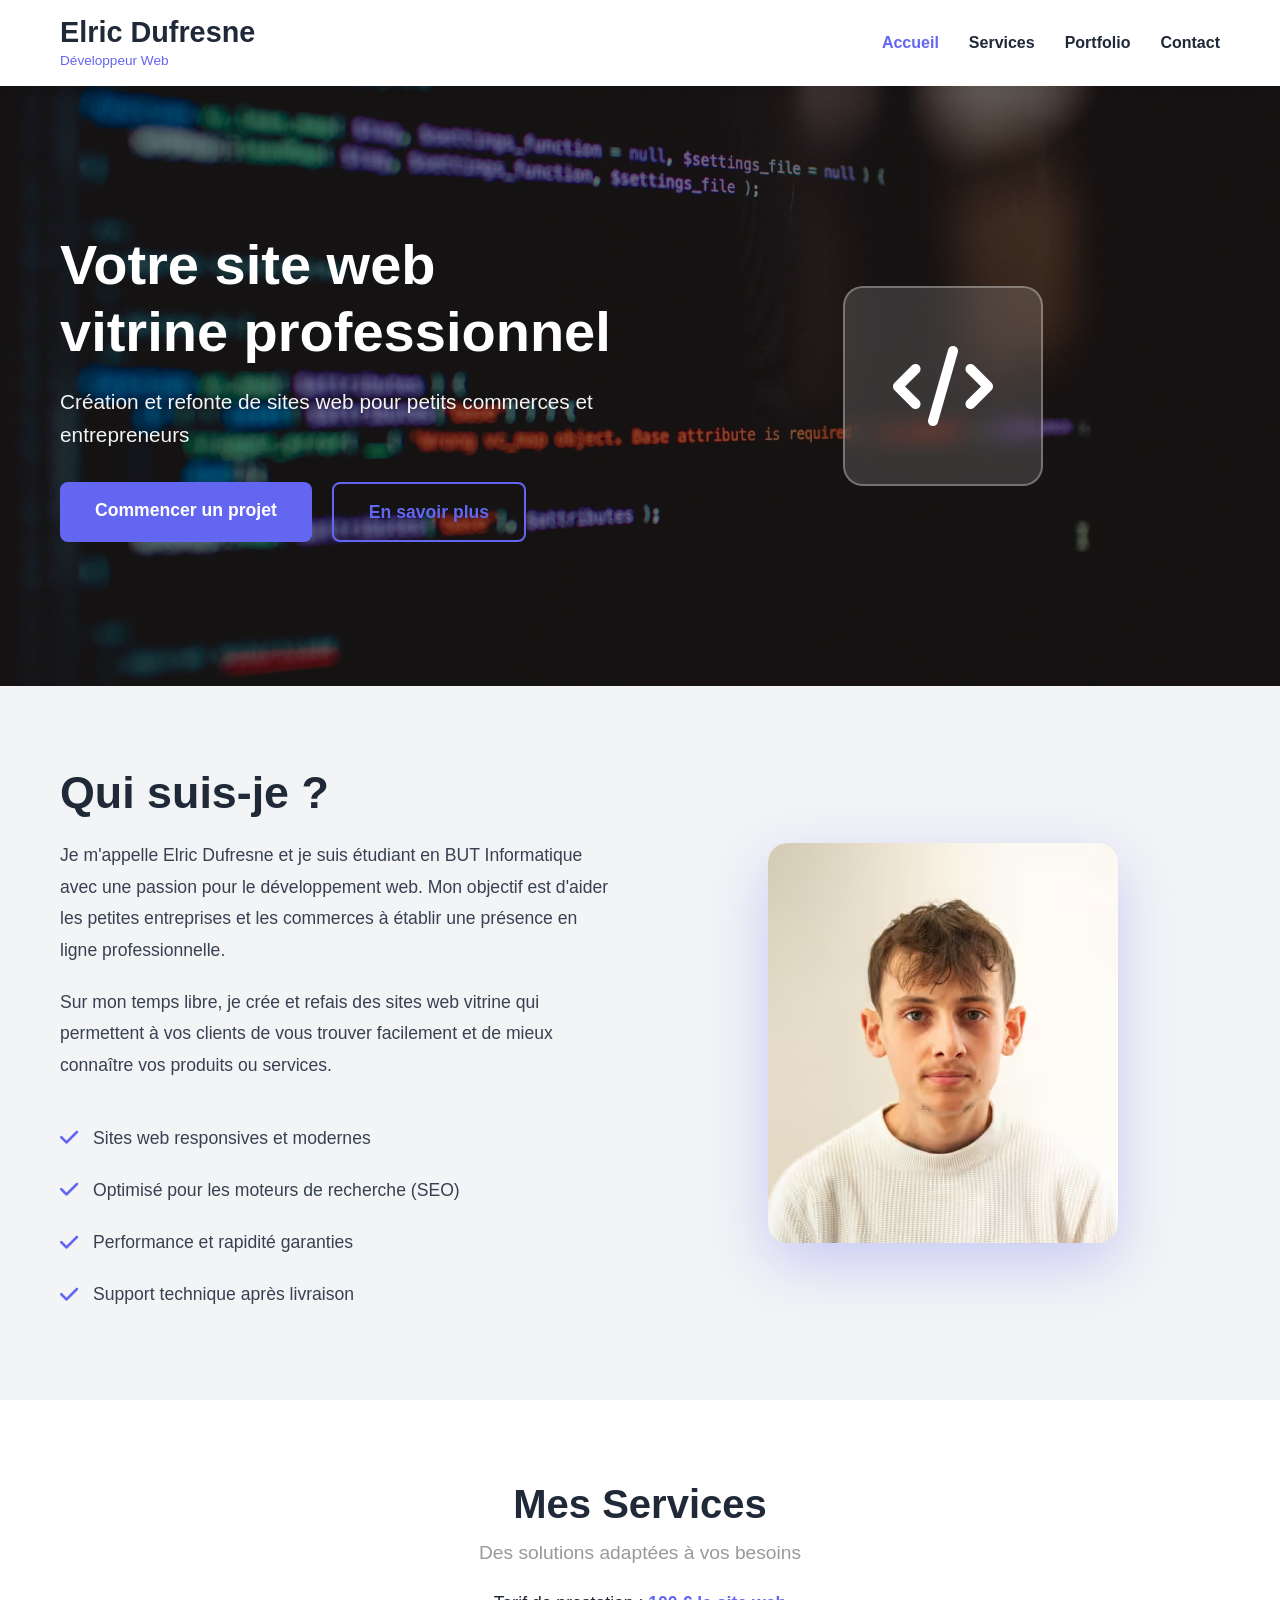
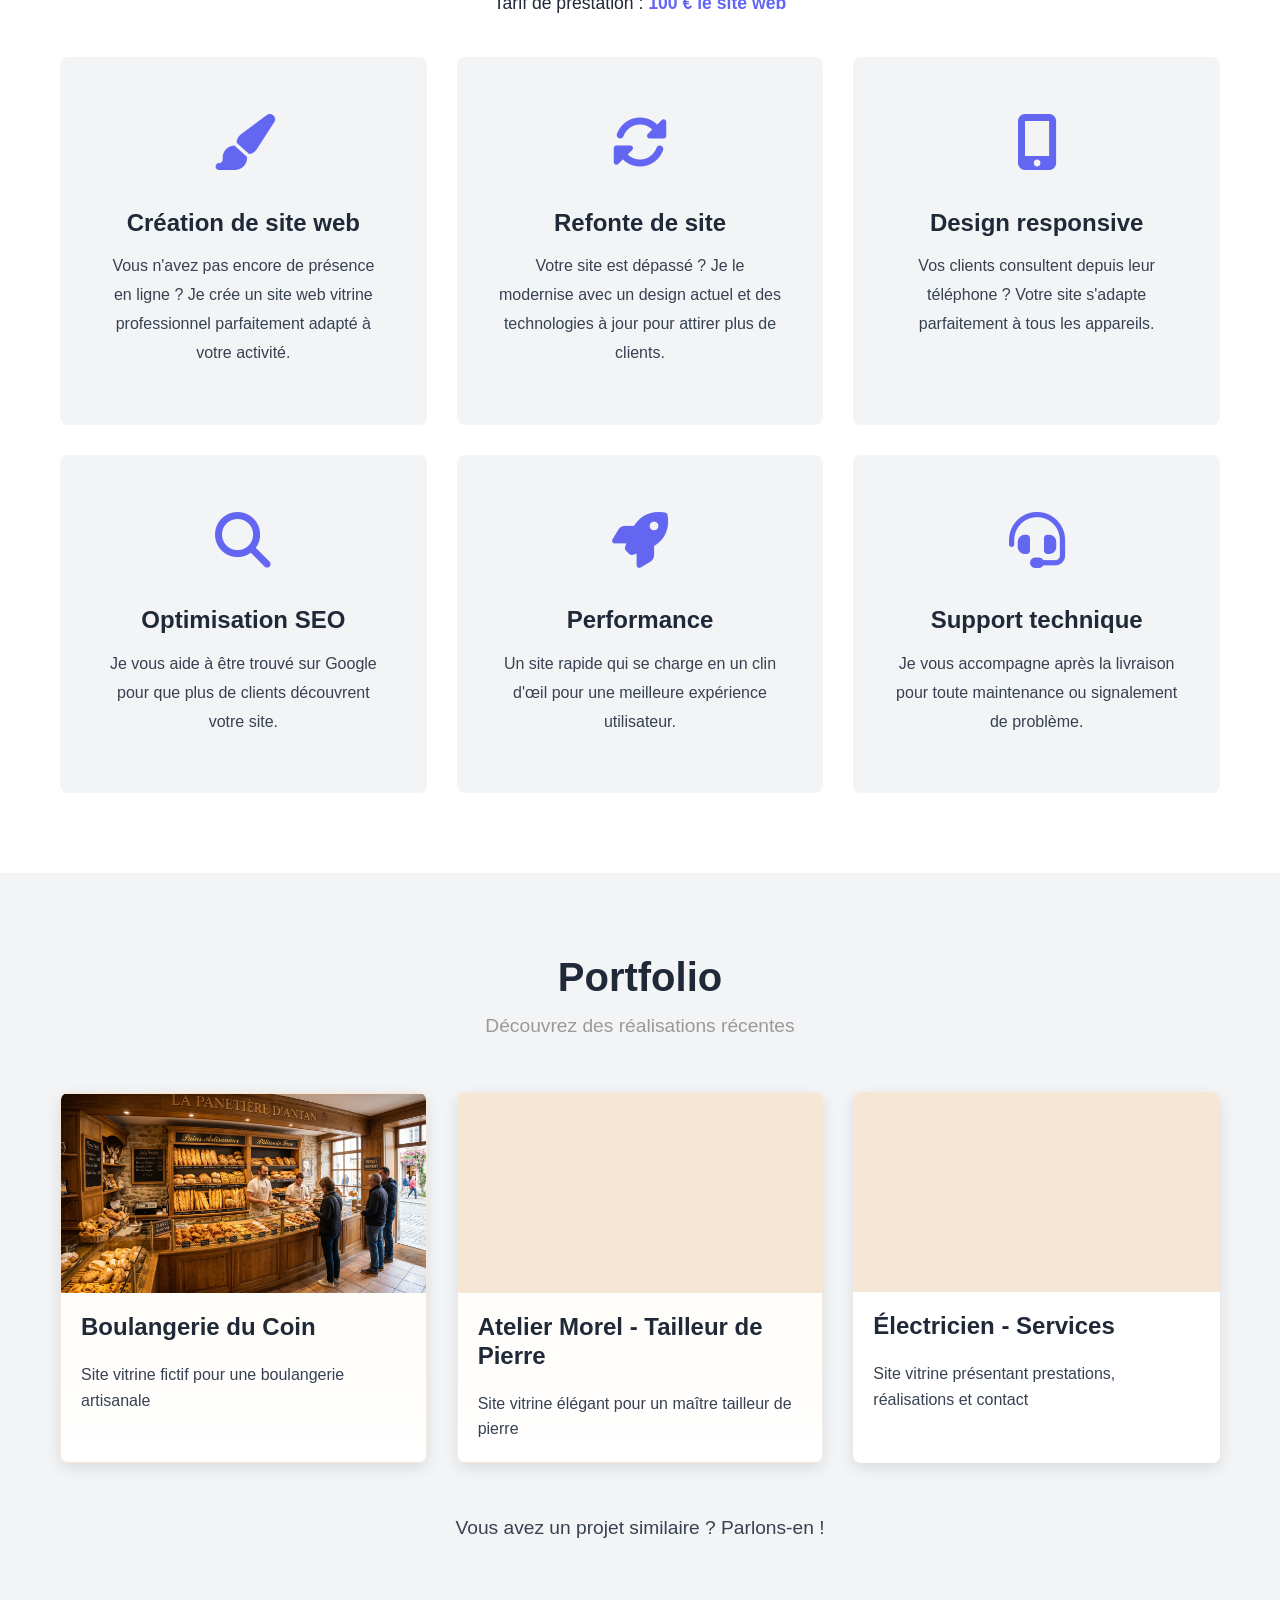
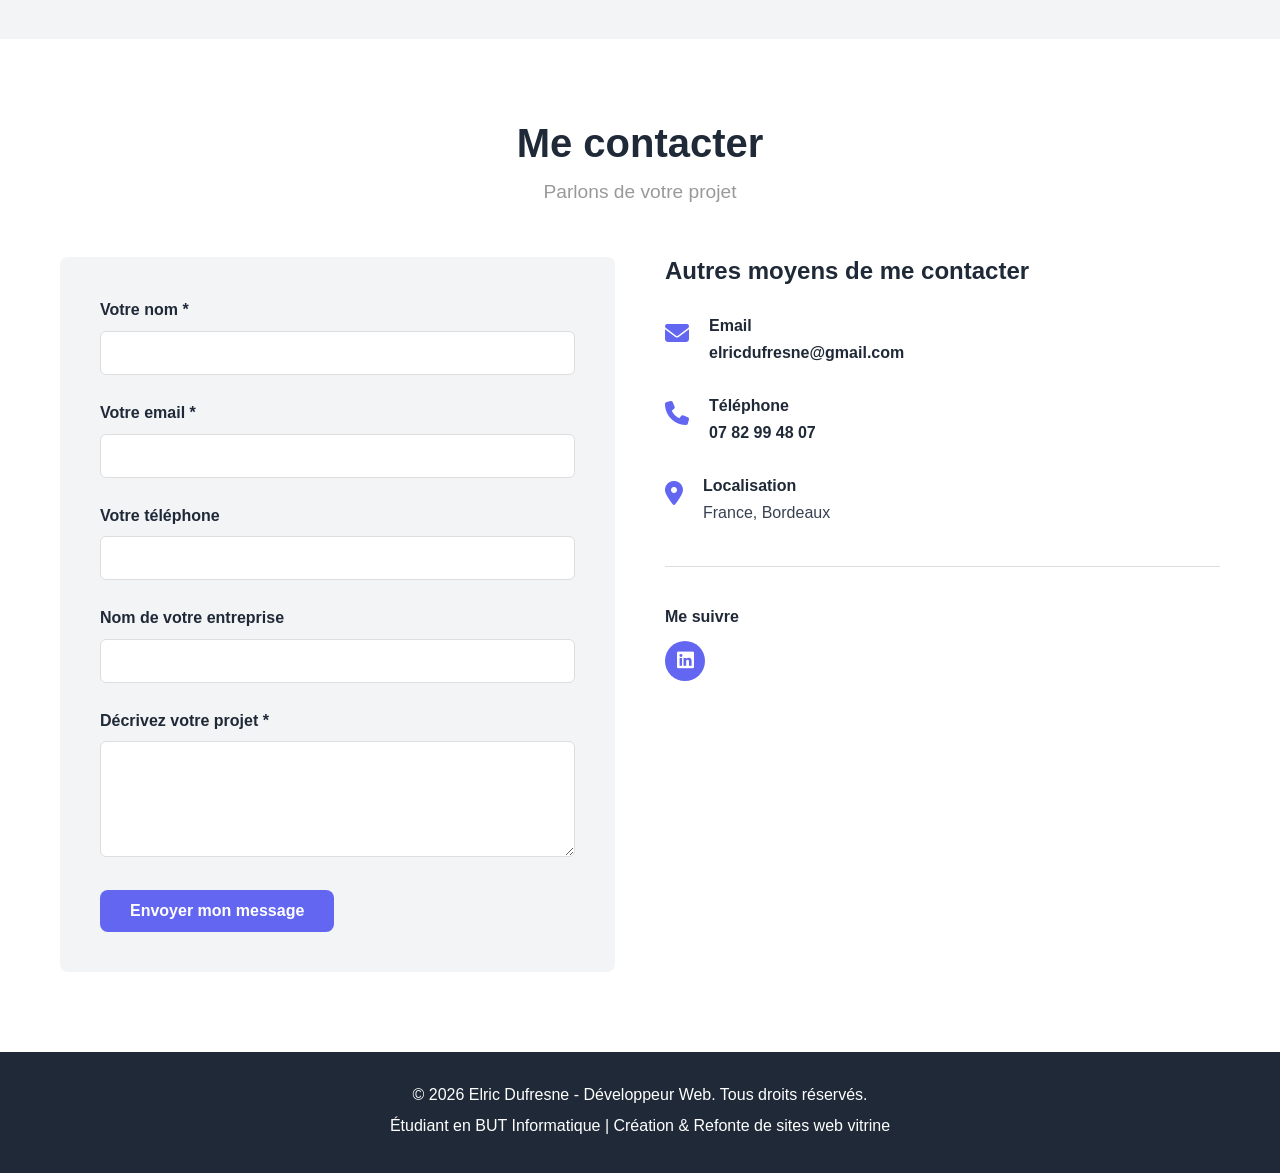
<file: index.html>
<!DOCTYPE html>
<html lang="fr">
<head>
    <meta charset="UTF-8">
    <meta name="viewport" content="width=device-width, initial-scale=1.0">
    <meta name="description" content="Création et refonte de sites web vitrine pour petits commerces - Elric Dufresne">
    <title>Elric Dufresne - Développeur Web</title>
    <link rel="preload" as="image" href="pexels-markusspiske-6190327.avif" fetchpriority="high">
    <link rel="stylesheet" href="styles.css">
    <link rel="stylesheet" href="https://cdnjs.cloudflare.com/ajax/libs/font-awesome/6.4.0/css/all.min.css">
</head>
<body>
    <!-- Navigation -->
    <nav class="navbar">
        <div class="container">
            <div class="nav-brand">
                <h1>Elric Dufresne</h1>
                <p class="nav-subtitle">Développeur Web</p>
            </div>
            <ul class="nav-menu">
                <li><a href="#accueil">Accueil</a></li>
                <li><a href="#services">Services</a></li>
                <li><a href="#portfolio">Portfolio</a></li>
                <li><a href="#contact">Contact</a></li>
            </ul>
            <div class="hamburger">
                <span></span>
                <span></span>
                <span></span>
            </div>
        </div>
    </nav>

    <!-- Hero Section -->
    <section id="accueil" class="hero">
        <div class="container">
            <div class="hero-content">
                <h1>Votre site web vitrine professionnel</h1>
                <p>Création et refonte de sites web pour petits commerces et entrepreneurs</p>
                <div class="hero-buttons">
                    <a href="#contact" class="btn btn-primary">Commencer un projet</a>
                    <a href="#services" class="btn btn-secondary">En savoir plus</a>
                </div>
            </div>
            <div class="hero-image">
                <div class="floating-card">
                    <i class="fas fa-code"></i>
                </div>
            </div>
        </div>
    </section>

    <!-- À propos -->
    <section id="apropos" class="about">
        <div class="container">
            <div class="about-content">
                <div class="about-text-and-image">
                    <div class="about-text">
                        <h2>Qui suis-je ?</h2>
                        <p>Je m'appelle Elric Dufresne et je suis étudiant en BUT Informatique avec une passion pour le développement web. Mon objectif est d'aider les petites entreprises et les commerces à établir une présence en ligne professionnelle.</p>
                        <p>Sur mon temps libre, je crée et refais des sites web vitrine qui permettent à vos clients de vous trouver facilement et de mieux connaître vos produits ou services.</p>
                        <ul class="skills-list">
                            <li><i class="fas fa-check"></i> Sites web responsives et modernes</li>
                            <li><i class="fas fa-check"></i> Optimisé pour les moteurs de recherche (SEO)</li>
                            <li><i class="fas fa-check"></i> Performance et rapidité garanties</li>
                            <li><i class="fas fa-check"></i> Support technique après livraison</li>
                        </ul>
                    </div>
                    <div class="about-image">
                        <div class="profile-card">
                            <picture>
                                <source srcset="photoElric.avif" type="image/avif">
                                <source srcset="photoElric.webp" type="image/webp">
                                <img src="photoElric.webp" alt="Photo Elric" class="profile-photo" loading="lazy" decoding="async" width="700" height="800">
                            </picture>
                        </div>
                    </div>
                </div>
            </div>
        </div>
    </section>

    <!-- Services -->
    <section id="services" class="services">
        <div class="container">
            <h2>Mes Services</h2>
            <p class="section-subtitle">Des solutions adaptées à vos besoins</p>
            <p class="services-price">Tarif de prestation : <strong>100 € le site web</strong></p>
            
            <div class="services-grid">
                <div class="service-card">
                    <div class="service-icon">
                        <i class="fas fa-paint-brush"></i>
                    </div>
                    <h3>Création de site web</h3>
                    <p>Vous n'avez pas encore de présence en ligne ? Je crée un site web vitrine professionnel parfaitement adapté à votre activité.</p>
                </div>

                <div class="service-card">
                    <div class="service-icon">
                        <i class="fas fa-sync-alt"></i>
                    </div>
                    <h3>Refonte de site</h3>
                    <p>Votre site est dépassé ? Je le modernise avec un design actuel et des technologies à jour pour attirer plus de clients.</p>
                </div>

                <div class="service-card">
                    <div class="service-icon">
                        <i class="fas fa-mobile-alt"></i>
                    </div>
                    <h3>Design responsive</h3>
                    <p>Vos clients consultent depuis leur téléphone ? Votre site s'adapte parfaitement à tous les appareils.</p>
                </div>

                <div class="service-card">
                    <div class="service-icon">
                        <i class="fas fa-search"></i>
                    </div>
                    <h3>Optimisation SEO</h3>
                    <p>Je vous aide à être trouvé sur Google pour que plus de clients découvrent votre site.</p>
                </div>

                <div class="service-card">
                    <div class="service-icon">
                        <i class="fas fa-rocket"></i>
                    </div>
                    <h3>Performance</h3>
                    <p>Un site rapide qui se charge en un clin d'œil pour une meilleure expérience utilisateur.</p>
                </div>

                <div class="service-card">
                    <div class="service-icon">
                        <i class="fas fa-headset"></i>
                    </div>
                    <h3>Support technique</h3>
                    <p>Je vous accompagne après la livraison pour toute maintenance ou signalement de problème.</p>
                </div>
            </div>
        </div>
    </section>

    <!-- Portfolio (exemples) -->
    <section id="portfolio" class="portfolio">
        <div class="container">
            <h2>Portfolio</h2>
            <p class="section-subtitle">Découvrez des réalisations récentes</p>
            
            <div class="portfolio-grid">
                <div class="portfolio-item portfolio-item--featured">
                    <a class="portfolio-link" href="boulangerie/index.html" target="_blank" rel="noopener noreferrer">
                        <div class="portfolio-image portfolio-image--photo">
                            <picture>
                                <source srcset="boulangerie/ambiance boulangerie.avif" type="image/avif">
                                <source srcset="boulangerie/ambiance boulangerie.webp" type="image/webp">
                                <img src="boulangerie/ambiance boulangerie.webp" alt="Aperçu du site Boulangerie du Coin" loading="lazy" decoding="async" width="1200" height="700">
                            </picture>
                        </div>
                        <h3>Boulangerie du Coin</h3>
                        <p>Site vitrine fictif pour une boulangerie artisanale</p>
                    </a>
                </div>

                <div class="portfolio-item portfolio-item--featured">
                    <a class="portfolio-link" href="tailleurdepierre/index.html" target="_blank" rel="noopener noreferrer">
                        <div class="portfolio-image portfolio-image--photo">
                            <picture>
                                <source srcset="tailleurdepierre/bloc.avif" type="image/avif">
                                <source srcset="tailleurdepierre/bloc.webp" type="image/webp">
                                <img src="tailleurdepierre/bloc.webp" alt="Aperçu du site Tailleur de Pierre" loading="lazy" decoding="async" width="1200" height="700">
                            </picture>
                        </div>
                        <h3>Atelier Morel - Tailleur de Pierre</h3>
                        <p>Site vitrine élégant pour un maître tailleur de pierre</p>
                    </a>
                </div>

                <div class="portfolio-item">
                    <a class="portfolio-link" href="electricien/index.html" target="_blank" rel="noopener noreferrer">
                        <div class="portfolio-image portfolio-image--photo">
                            <picture>
                                <source srcset="electricien/hero.avif" type="image/avif">
                                <source srcset="electricien/hero.webp" type="image/webp">
                                <img src="electricien/hero.webp" alt="Aperçu du site Électricien" loading="lazy" decoding="async" width="1200" height="700">
                            </picture>
                        </div>
                        <h3>Électricien - Services</h3>
                        <p>Site vitrine présentant prestations, réalisations et contact</p>
                    </a>
                </div>
            </div>

            <p class="portfolio-cta">Vous avez un projet similaire ? Parlons-en !</p>
        </div>
    </section>

    <!-- Formulaire de Contact -->
    <section id="contact" class="contact">
        <div class="container">
            <h2>Me contacter</h2>
            <p class="section-subtitle">Parlons de votre projet</p>

            <div class="contact-content">
                <div class="contact-form">
                    <form id="contactForm" method="POST" action="https://formspree.io/f/xaqdoorq">
                        <div class="form-group">
                            <label for="name">Votre nom *</label>
                            <input type="text" id="name" name="name" required>
                        </div>

                        <div class="form-group">
                            <label for="email">Votre email *</label>
                            <input type="email" id="email" name="email" required>
                        </div>

                        <div class="form-group">
                            <label for="phone">Votre téléphone</label>
                            <input type="tel" id="phone" name="phone">
                        </div>

                        <div class="form-group">
                            <label for="company">Nom de votre entreprise</label>
                            <input type="text" id="company" name="company">
                        </div>

                        <div class="form-group">
                            <label for="message">Décrivez votre projet *</label>
                            <textarea id="message" name="message" rows="5" required></textarea>
                        </div>

                        <button type="submit" class="btn btn-primary">Envoyer mon message</button>
                        <div id="formMessage" class="form-message"></div>
                    </form>
                </div>

                <div class="contact-info">
                    <h3>Autres moyens de me contacter</h3>
                    
                    <div class="info-item">
                        <i class="fas fa-envelope"></i>
                        <div>
                            <h4>Email</h4>
                            <p><a href="mailto:elricdufresne@gmail.com">elricdufresne@gmail.com</a></p>
                        </div>
                    </div>

                    <div class="info-item">
                        <i class="fas fa-phone"></i>
                        <div>
                            <h4>Téléphone</h4>
                            <p><a href="tel:+33123456789">07 82 99 48 07</a></p>
                        </div>
                    </div>

                    <div class="info-item">
                        <i class="fas fa-map-marker-alt"></i>
                        <div>
                            <h4>Localisation</h4>
                            <p>France, Bordeaux</p>
                        </div>
                    </div>

                    <div class="social-links">
                        <h4>Me suivre</h4>
                        <a href="https://www.linkedin.com/in/elric-dufresne-320705392" target="_blank" title="LinkedIn"><i class="fab fa-linkedin"></i></a>
                    </div>
                </div>
            </div>
        </div>
    </section>

    <!-- Footer -->
    <footer class="footer">
        <div class="container">
            <p>&copy; 2026 Elric Dufresne - Développeur Web. Tous droits réservés.</p>
            <p>Étudiant en BUT Informatique | Création & Refonte de sites web vitrine</p>
        </div>
    </footer>

    <script src="script.js"></script>
</body>
</html>
</file>
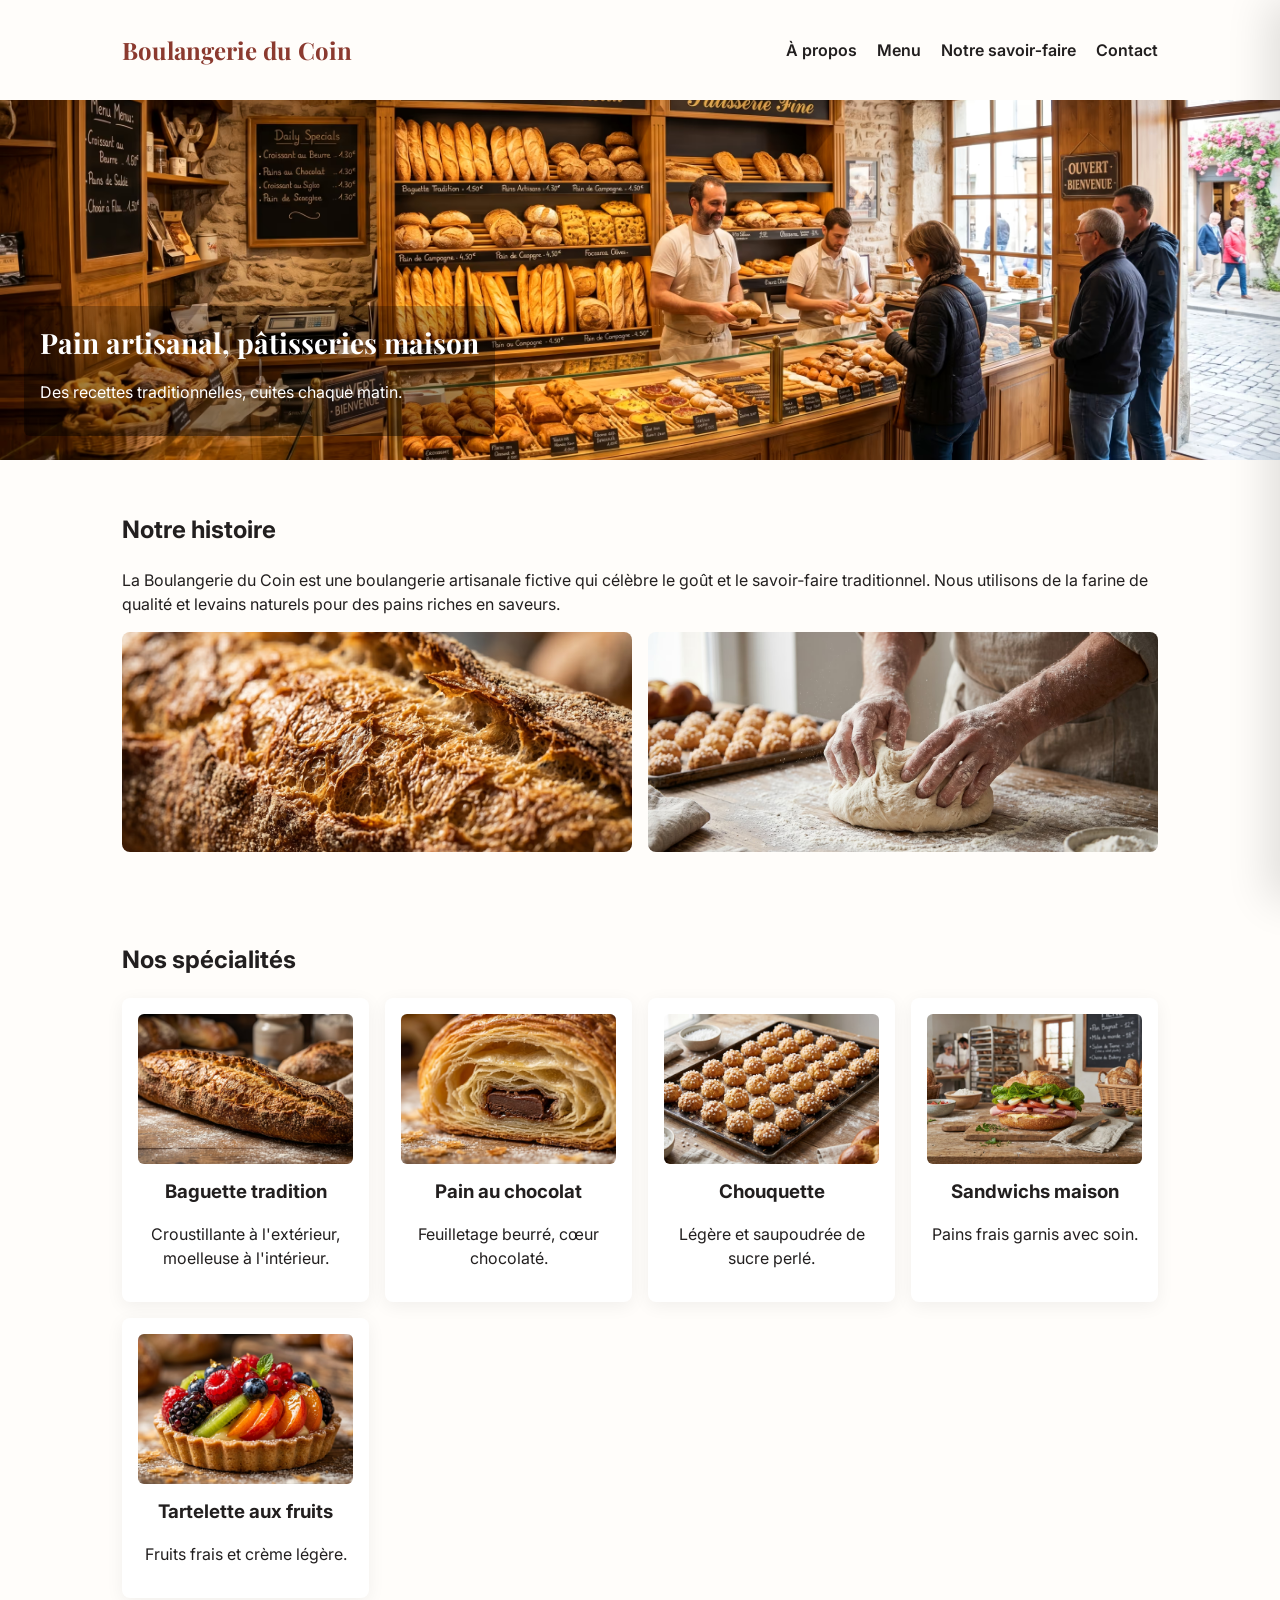
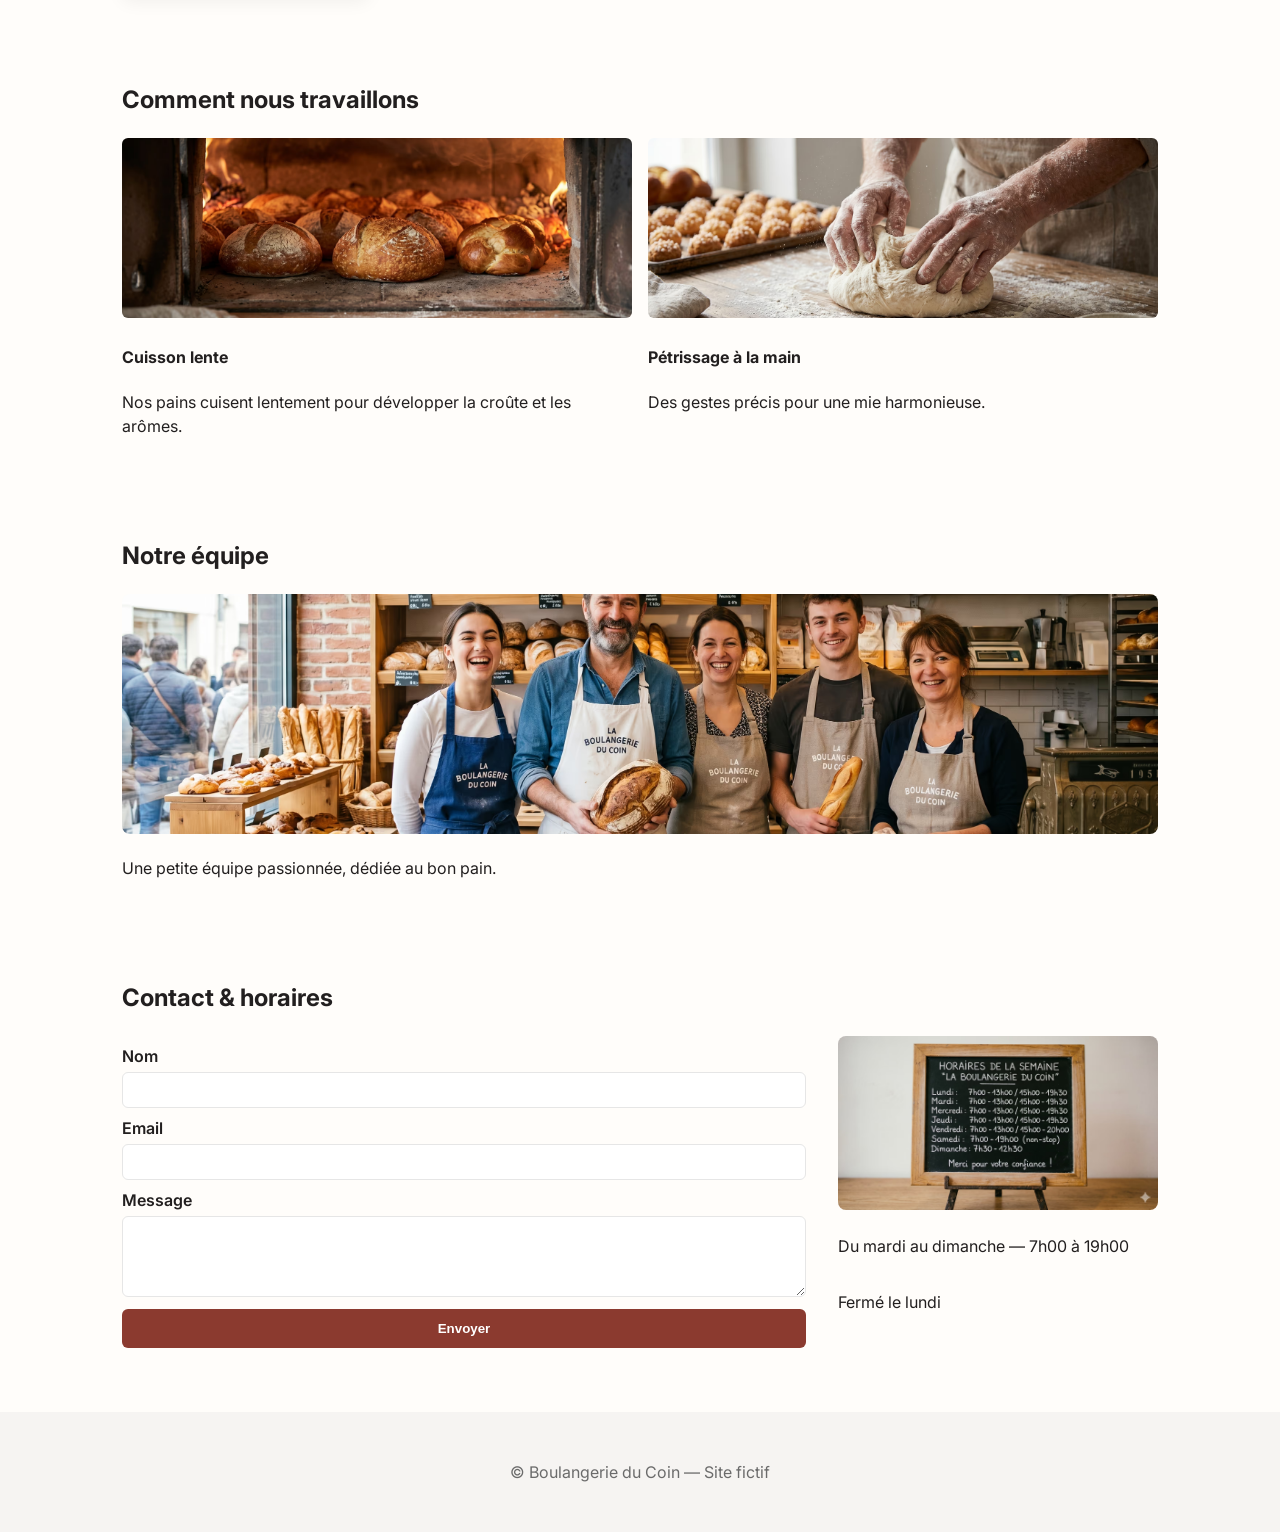
<file: boulangerie/index.html>
<!doctype html>
<html lang="fr">
  <head>
    <meta charset="utf-8" />
    <meta name="viewport" content="width=device-width,initial-scale=1" />
    <title>Boulangerie du Coin</title>
    <link rel="preload" as="image" href="ambiance%20boulangerie.avif" fetchpriority="high" />
    <link href="styles.css" rel="stylesheet" />
    <link rel="preconnect" href="https://fonts.googleapis.com">
    <link rel="preconnect" href="https://fonts.gstatic.com" crossorigin>
    <link href="https://fonts.googleapis.com/css2?family=Playfair+Display:wght@600;700&family=Inter:wght@300;400;600&display=swap" rel="stylesheet">
  </head>
  <body>
    <a class="skip-link" href="#maincontent">Passer au contenu</a>
    <header class="site-header">
      <div class="wrap">
        <h1 class="logo">Boulangerie du Coin</h1>
        <nav class="main-nav" aria-label="Navigation principale">
          <a href="#about">À propos</a>
          <a href="#menu">Menu</a>
          <a href="#process">Notre savoir‑faire</a>
          <a href="#contact">Contact</a>
        </nav>
        <button class="burger" aria-label="Ouvrir le menu" aria-controls="mobileNav" aria-expanded="false">
          <span class="burger-box"><span class="burger-inner"></span></span>
        </button>
      </div>
      <div class="hero">
        <picture>
          <source srcset="ambiance%20boulangerie.avif" type="image/avif">
          <source srcset="ambiance%20boulangerie.webp" type="image/webp">
          <img src="ambiance%20boulangerie.webp" alt="Intérieur de la boulangerie" fetchpriority="high" width="1600" height="900" />
        </picture>
        <div class="hero-text">
          <h2>Pain artisanal, pâtisseries maison</h2>
          <p>Des recettes traditionnelles, cuites chaque matin.</p>
        </div>
      </div>
    </header>

    <nav id="mobileNav" class="mobile-nav" aria-hidden="true" aria-label="Menu mobile">
      <a href="#about">À propos</a>
      <a href="#menu">Menu</a>
      <a href="#process">Notre savoir‑faire</a>
      <a href="#contact">Contact</a>
    </nav>

    <main id="maincontent" role="main">
      <section id="about" class="wrap about">
        <h2>Notre histoire</h2>
        <p>La Boulangerie du Coin est une boulangerie artisanale fictive qui célèbre le goût et le savoir‑faire traditionnel. Nous utilisons de la farine de qualité et levains naturels pour des pains riches en saveurs.</p>
        <div class="about-grid">
          <picture>
          <source srcset="gros%20plan%20baguette%20tradition.avif" type="image/avif">
          <source srcset="gros%20plan%20baguette%20tradition.webp" type="image/webp">
          <img src="gros%20plan%20baguette%20tradition.webp" alt="Gros plan baguette tradition" loading="lazy" decoding="async" width="900" height="600" />
          </picture>
          <picture>
          <source srcset="main%20qui%20petrissent.avif" type="image/avif">
          <source srcset="main%20qui%20petrissent.webp" type="image/webp">
          <img src="main%20qui%20petrissent.webp" alt="Mains pétrissant la pâte" loading="lazy" decoding="async" width="900" height="600" />
          </picture>
        </div>
      </section>

      <section id="menu" class="wrap menu">
        <h2>Nos spécialités</h2>
        <div class="cards">
          <article class="card">
            <picture>
              <source srcset="baguette.avif" type="image/avif">
              <source srcset="baguette.webp" type="image/webp">
              <img src="baguette.webp" alt="Baguette" loading="lazy" decoding="async" width="600" height="450" />
            </picture>
            <h3>Baguette tradition</h3>
            <p>Croustillante à l'extérieur, moelleuse à l'intérieur.</p>
          </article>
          <article class="card">
            <picture>
              <source srcset="pain%20au%20choc.avif" type="image/avif">
              <source srcset="pain%20au%20choc.webp" type="image/webp">
              <img src="pain%20au%20choc.webp" alt="Pain au chocolat" loading="lazy" decoding="async" width="600" height="450" />
            </picture>
            <h3>Pain au chocolat</h3>
            <p>Feuilletage beurré, cœur chocolaté.</p>
          </article>
          <article class="card">
            <picture>
              <source srcset="chouquette.avif" type="image/avif">
              <source srcset="chouquette.webp" type="image/webp">
              <img src="chouquette.webp" alt="Chouquette" loading="lazy" decoding="async" width="600" height="450" />
            </picture>
            <h3>Chouquette</h3>
            <p>Légère et saupoudrée de sucre perlé.</p>
          </article>
          <article class="card">
            <picture>
              <source srcset="sandwish.avif" type="image/avif">
              <source srcset="sandwish.webp" type="image/webp">
              <img src="sandwish.webp" alt="Sandwich" loading="lazy" decoding="async" width="600" height="450" />
            </picture>
            <h3>Sandwichs maison</h3>
            <p>Pains frais garnis avec soin.</p>
          </article>
          <article class="card">
            <picture>
              <source srcset="tartellette%20fruit.avif" type="image/avif">
              <source srcset="tartellette%20fruit.webp" type="image/webp">
              <img src="tartellette%20fruit.webp" alt="Tartelette aux fruits" loading="lazy" decoding="async" width="600" height="450" />
            </picture>
            <h3>Tartelette aux fruits</h3>
            <p>Fruits frais et crème légère.</p>
          </article>
        </div>
      </section>

      <section id="process" class="wrap process">
        <h2>Comment nous travaillons</h2>
        <div class="process-grid">
          <div>
            <picture>
              <source srcset="pain%20qui%20cuit.avif" type="image/avif">
              <source srcset="pain%20qui%20cuit.webp" type="image/webp">
              <img src="pain%20qui%20cuit.webp" alt="Pain qui cuit" loading="lazy" decoding="async" width="900" height="600" />
            </picture>
            <h4>Cuisson lente</h4>
            <p>Nos pains cuisent lentement pour développer la croûte et les arômes.</p>
          </div>
          <div>
            <picture>
              <source srcset="main%20qui%20petrissent.avif" type="image/avif">
              <source srcset="main%20qui%20petrissent.webp" type="image/webp">
              <img src="main%20qui%20petrissent.webp" alt="Pétrissage" loading="lazy" decoding="async" width="900" height="600" />
            </picture>
            <h4>Pétrissage à la main</h4>
            <p>Des gestes précis pour une mie harmonieuse.</p>
          </div>
        </div>
      </section>

      <section id="team" class="wrap team">
        <h2>Notre équipe</h2>
        <picture>
          <source srcset="photo%20enployes.avif" type="image/avif">
          <source srcset="photo%20enployes.webp" type="image/webp">
          <img src="photo%20enployes.webp" alt="Photo des employés" loading="lazy" decoding="async" width="1200" height="700" />
        </picture>
        <p>Une petite équipe passionnée, dédiée au bon pain.</p>
      </section>

      <section id="contact" class="wrap contact">
        <h2>Contact & horaires</h2>
        <div class="contact-grid">
          <form id="contactForm">
            <label for="name">Nom</label>
            <input id="name" name="name" required />
            <label for="email">Email</label>
            <input id="email" name="email" type="email" required />
            <label for="message">Message</label>
            <textarea id="message" name="message" rows="4" required></textarea>
            <button type="submit">Envoyer</button>
            <div id="formStatus" aria-live="polite" class="form-status" style="display:none"></div>
          </form>
          <div class="hours">
            <picture>
              <source srcset="ardoise%20horaire.avif" type="image/avif">
              <source srcset="ardoise%20horaire.webp" type="image/webp">
              <img src="ardoise%20horaire.webp" alt="Ardoise horaires" loading="lazy" decoding="async" width="700" height="500" />
            </picture>
            <p>Du mardi au dimanche — 7h00 à 19h00</p>
            <p>Fermé le lundi</p>
          </div>
        </div>
      </section>
    </main>

    <footer class="site-footer">
      <div class="wrap">
        <p>© Boulangerie du Coin — Site fictif</p>
      </div>
    </footer>

    <script src="script.js"></script>
  </body>
</html>
</file>
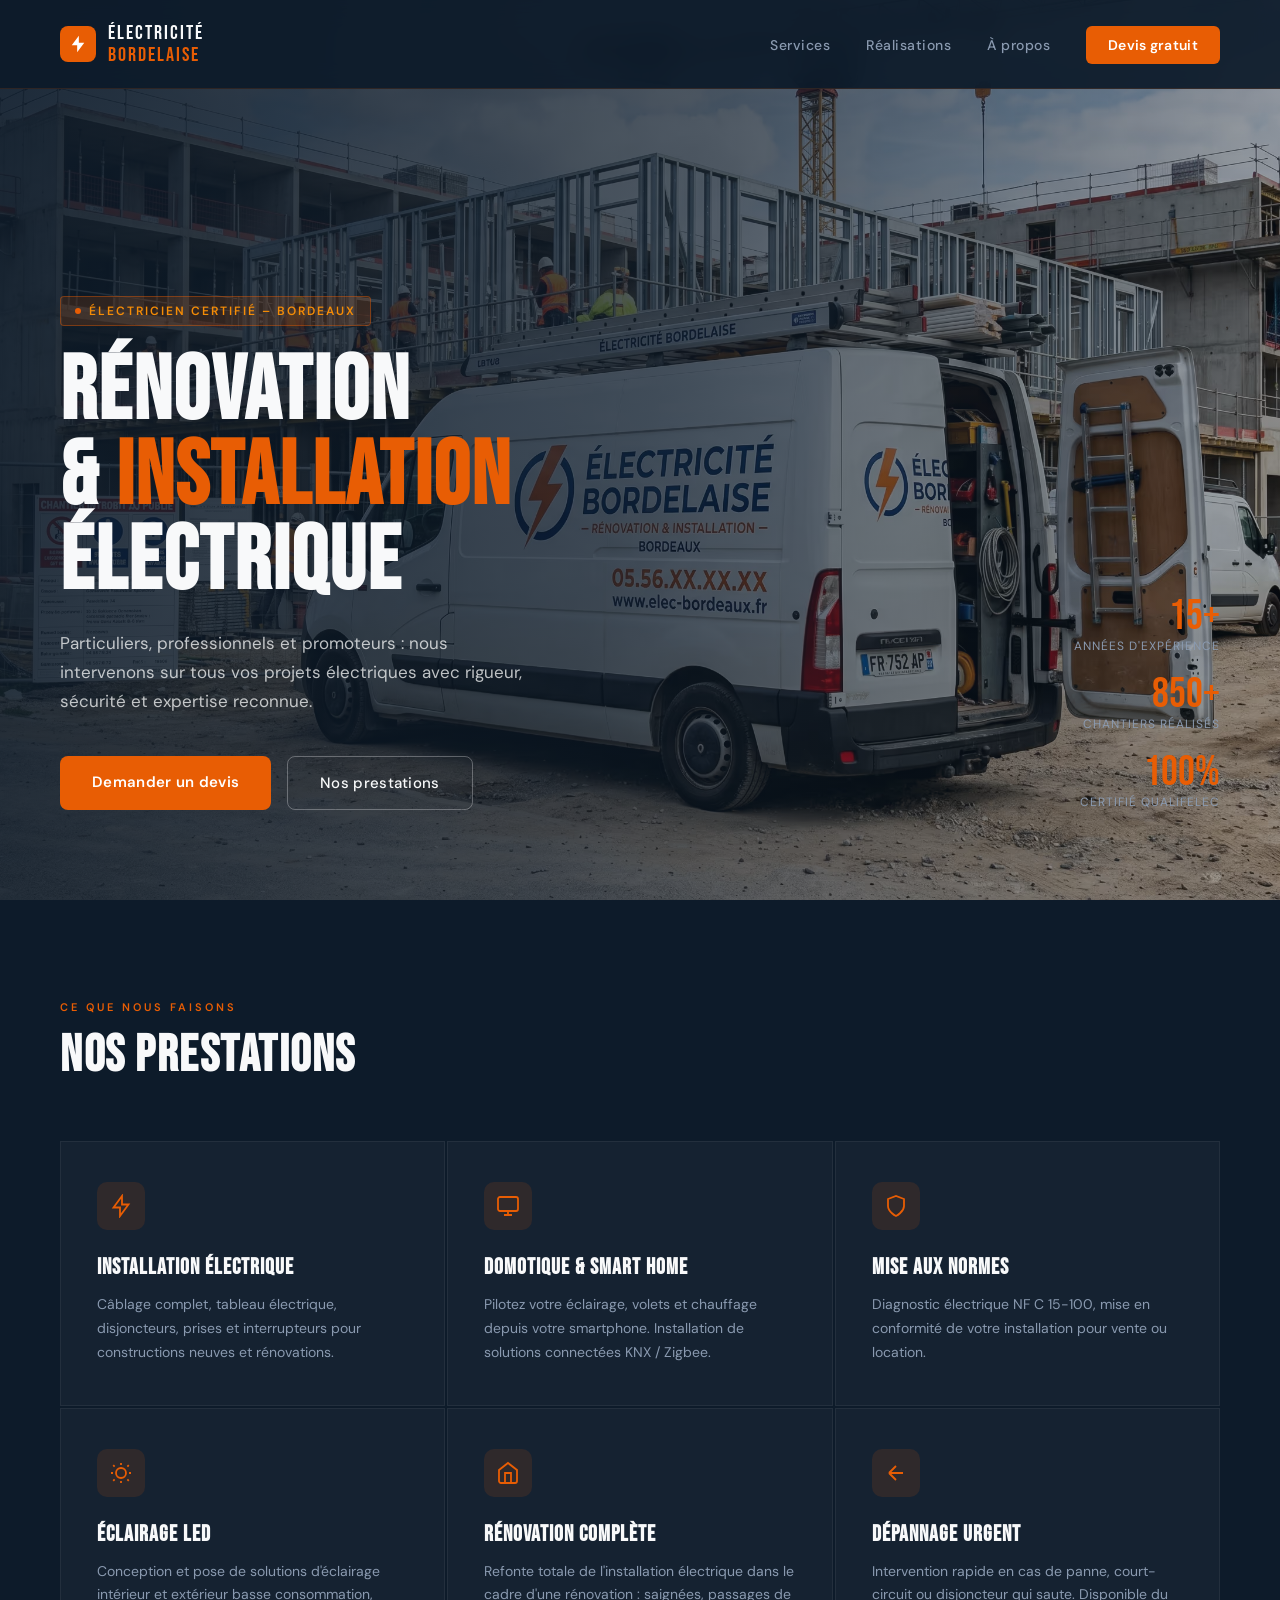
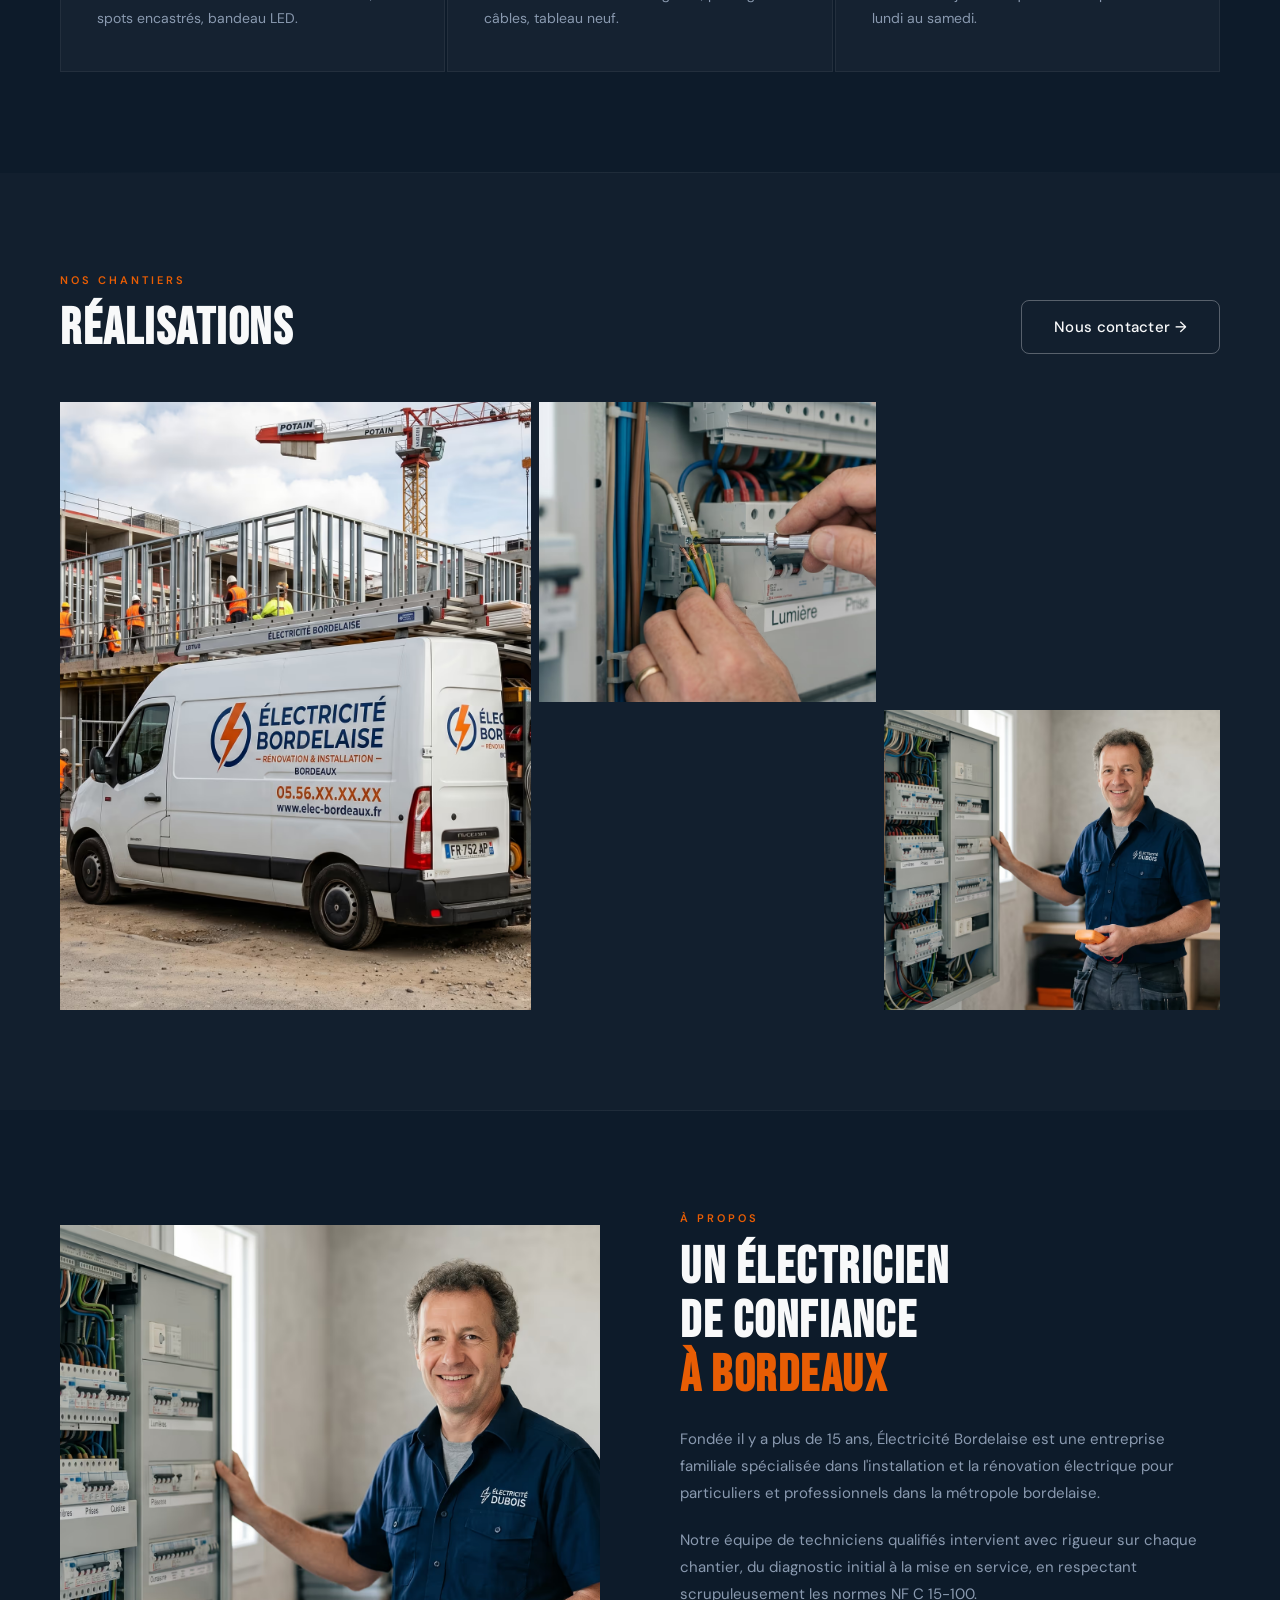
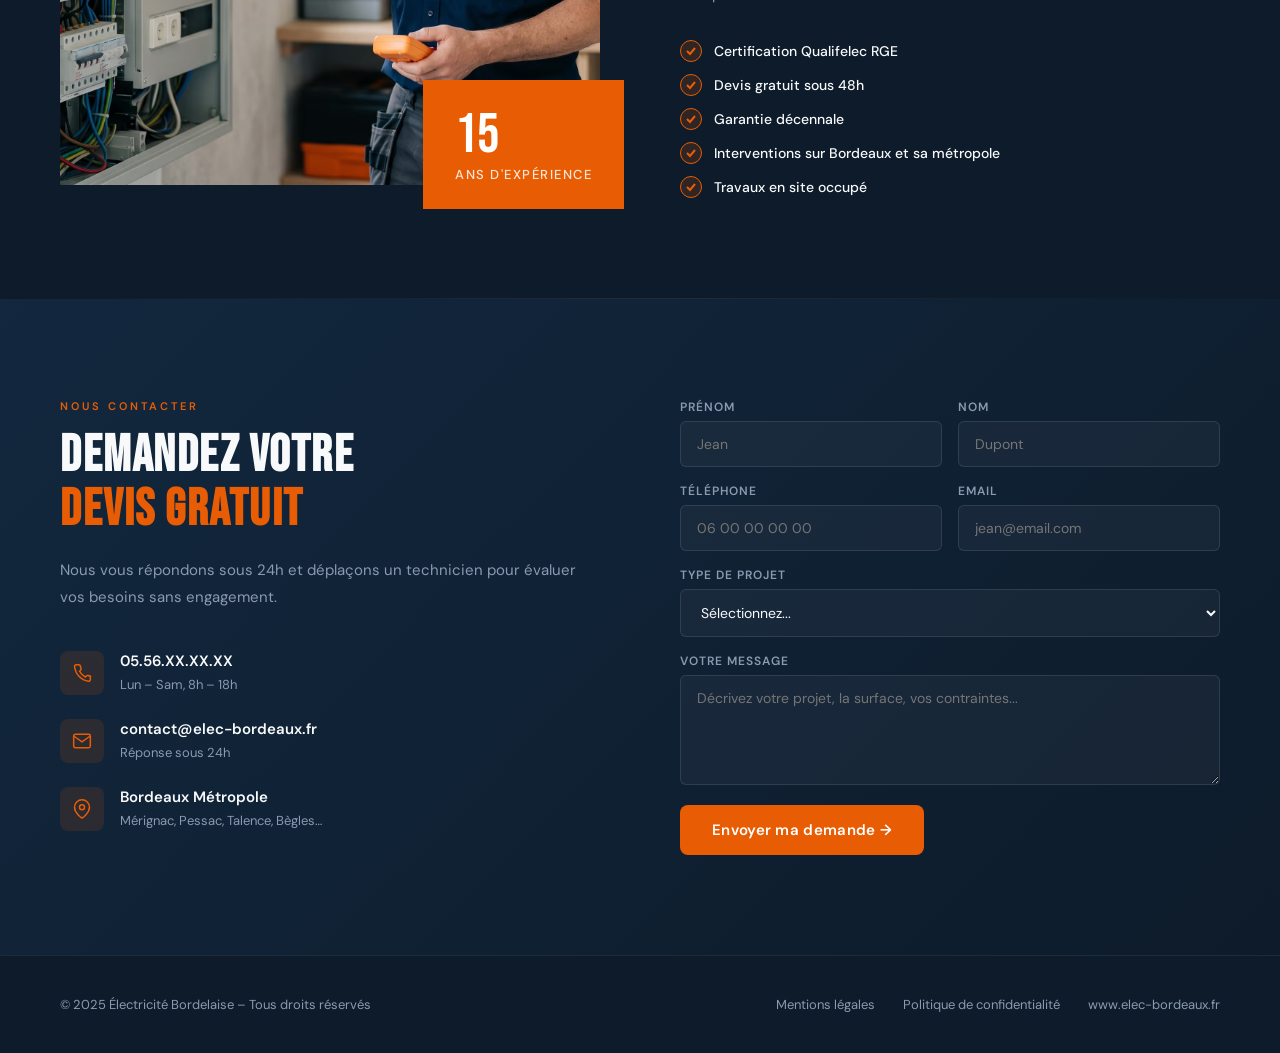
<file: electricien/index.html>
<!DOCTYPE html>
<html lang="fr">
<head>
<meta charset="UTF-8">
<meta name="viewport" content="width=device-width, initial-scale=1.0">
<title>Électricité Bordelaise – Rénovation & Installation</title>
<link rel="preload" as="image" href="comionette.avif" fetchpriority="high">
<link href="https://fonts.googleapis.com/css2?family=Bebas+Neue&family=DM+Sans:wght@300;400;500;600&display=swap" rel="stylesheet">
<style>
  :root {
    --navy: #0d1b2a;
    --blue: #1a3a5c;
    --orange: #e85d04;
    --orange-light: #f48c06;
    --white: #f8f9fa;
    --grey: #8a9ab0;
    --light: #eef2f7;
  }

  * { margin: 0; padding: 0; box-sizing: border-box; }

  html { scroll-behavior: smooth; }

  body {
    font-family: 'DM Sans', sans-serif;
    background: var(--navy);
    color: var(--white);
    overflow-x: hidden;
  }

  /* ── NAV ── */
  nav {
    position: fixed;
    top: 0; left: 0; right: 0;
    z-index: 100;
    display: flex;
    align-items: center;
    justify-content: space-between;
    padding: 22px 60px;
    background: rgba(13,27,42,0.92);
    backdrop-filter: blur(12px);
    border-bottom: 1px solid rgba(232,93,4,0.15);
  }

  .logo {
    display: flex;
    align-items: center;
    gap: 12px;
    text-decoration: none;
  }

  .logo-bolt {
    width: 36px; height: 36px;
    background: var(--orange);
    border-radius: 8px;
    display: flex; align-items: center; justify-content: center;
  }

  .logo-bolt svg { width: 20px; fill: white; }

  .logo-text {
    font-family: 'Bebas Neue', sans-serif;
    font-size: 20px;
    letter-spacing: 2px;
    color: var(--white);
    line-height: 1.1;
  }

  .logo-text span { color: var(--orange); }

  nav ul {
    list-style: none;
    display: flex;
    gap: 36px;
  }

  nav ul a {
    color: var(--grey);
    text-decoration: none;
    font-size: 14px;
    font-weight: 500;
    letter-spacing: 0.5px;
    transition: color .25s;
  }

  nav ul a:hover { color: var(--white); }

  .nav-cta {
    background: var(--orange);
    color: white !important;
    padding: 10px 22px;
    border-radius: 6px;
    font-weight: 600 !important;
    letter-spacing: 0.3px !important;
    transition: background .25s !important;
  }

  .nav-cta:hover { background: var(--orange-light) !important; color: white !important; }

  /* ── HERO ── */
  .hero {
    position: relative;
    height: 100vh;
    min-height: 680px;
    display: flex;
    align-items: flex-end;
    overflow: hidden;
  }

  .hero-img {
    position: absolute;
    inset: 0;
    background: url('comionette.webp') center/cover no-repeat;
    background-image: image-set(
      url('comionette.avif') type('image/avif'),
      url('comionette.webp') type('image/webp')
    );
    background-position: center;
    background-size: cover;
    background-repeat: no-repeat;
  }

  .hero-overlay {
    position: absolute;
    inset: 0;
    background: linear-gradient(
      105deg,
      rgba(13,27,42,0.92) 0%,
      rgba(13,27,42,0.72) 50%,
      rgba(13,27,42,0.3) 100%
    );
  }

  .hero-content {
    position: relative;
    z-index: 2;
    padding: 0 60px 90px;
    max-width: 680px;
    animation: fadeUp .9s ease both;
  }

  .hero-badge {
    display: inline-flex;
    align-items: center;
    gap: 8px;
    background: rgba(232,93,4,0.15);
    border: 1px solid rgba(232,93,4,0.4);
    color: var(--orange-light);
    font-size: 12px;
    font-weight: 600;
    letter-spacing: 2px;
    text-transform: uppercase;
    padding: 6px 14px;
    border-radius: 4px;
    margin-bottom: 24px;
  }

  .hero-badge::before {
    content: '';
    width: 6px; height: 6px;
    border-radius: 50%;
    background: var(--orange);
  }

  h1 {
    font-family: 'Bebas Neue', sans-serif;
    font-size: clamp(56px, 7vw, 96px);
    line-height: 0.95;
    letter-spacing: 2px;
    margin-bottom: 24px;
  }

  h1 span { color: var(--orange); }

  .hero-desc {
    font-size: 17px;
    line-height: 1.7;
    color: rgba(248,249,250,0.75);
    max-width: 480px;
    margin-bottom: 40px;
  }

  .hero-buttons {
    display: flex;
    gap: 16px;
    flex-wrap: wrap;
  }

  .btn-primary {
    background: var(--orange);
    color: white;
    padding: 16px 32px;
    border-radius: 8px;
    font-weight: 600;
    font-size: 15px;
    text-decoration: none;
    letter-spacing: 0.3px;
    transition: background .25s, transform .2s;
    display: inline-block;
  }

  .btn-primary:hover { background: var(--orange-light); transform: translateY(-2px); }

  .btn-outline {
    border: 1.5px solid rgba(248,249,250,0.3);
    color: var(--white);
    padding: 16px 32px;
    border-radius: 8px;
    font-weight: 500;
    font-size: 15px;
    text-decoration: none;
    letter-spacing: 0.3px;
    transition: border-color .25s, background .25s, transform .2s;
    display: inline-block;
  }

  .btn-outline:hover {
    border-color: var(--white);
    background: rgba(255,255,255,0.07);
    transform: translateY(-2px);
  }

  .hero-stats {
    position: absolute;
    right: 60px;
    bottom: 90px;
    z-index: 2;
    display: flex;
    flex-direction: column;
    gap: 20px;
    animation: fadeIn 1.2s ease both;
  }

  .stat {
    text-align: right;
  }

  .stat-num {
    font-family: 'Bebas Neue', sans-serif;
    font-size: 42px;
    color: var(--orange);
    line-height: 1;
  }

  .stat-label {
    font-size: 12px;
    color: var(--grey);
    letter-spacing: 1px;
    text-transform: uppercase;
  }

  /* ── SERVICES ── */
  .section { padding: 100px 60px; }

  .section-label {
    font-size: 11px;
    font-weight: 600;
    letter-spacing: 3px;
    text-transform: uppercase;
    color: var(--orange);
    margin-bottom: 16px;
  }

  .section-title {
    font-family: 'Bebas Neue', sans-serif;
    font-size: clamp(36px, 4vw, 56px);
    letter-spacing: 1.5px;
    line-height: 1;
    margin-bottom: 60px;
  }

  .services-grid {
    display: grid;
    grid-template-columns: repeat(3, 1fr);
    gap: 2px;
  }

  .service-card {
    background: rgba(255,255,255,0.03);
    border: 1px solid rgba(255,255,255,0.06);
    padding: 40px 36px;
    position: relative;
    overflow: hidden;
    transition: background .3s, border-color .3s;
    cursor: default;
  }

  .service-card::before {
    content: '';
    position: absolute;
    bottom: 0; left: 0;
    height: 3px;
    width: 0;
    background: var(--orange);
    transition: width .4s ease;
  }

  .service-card:hover { background: rgba(232,93,4,0.05); border-color: rgba(232,93,4,0.2); }
  .service-card:hover::before { width: 100%; }

  .service-icon {
    width: 48px; height: 48px;
    background: rgba(232,93,4,0.12);
    border-radius: 10px;
    display: flex; align-items: center; justify-content: center;
    margin-bottom: 24px;
    transition: background .3s;
  }

  .service-card:hover .service-icon { background: rgba(232,93,4,0.25); }

  .service-icon svg { width: 24px; stroke: var(--orange); fill: none; stroke-width: 1.8; }

  .service-card h3 {
    font-family: 'Bebas Neue', sans-serif;
    font-size: 22px;
    letter-spacing: 1px;
    margin-bottom: 12px;
  }

  .service-card p {
    font-size: 14px;
    line-height: 1.7;
    color: var(--grey);
  }

  /* ── RÉALISATIONS (photo band) ── */
  .photos-section {
    background: rgba(255,255,255,0.02);
    padding: 100px 60px;
  }

  .photos-header {
    display: flex;
    align-items: flex-end;
    justify-content: space-between;
    margin-bottom: 48px;
  }

  .photos-grid {
    display: grid;
    grid-template-columns: 1.4fr 1fr 1fr;
    grid-template-rows: 300px 300px;
    gap: 8px;
  }

  .photo-item {
    overflow: hidden;
    position: relative;
  }

  .photo-item.tall { grid-row: span 2; }

  .photo-item img {
    width: 100%; height: 100%;
    object-fit: cover;
    transition: transform .6s ease;
    display: block;
  }

  .photo-item:hover img { transform: scale(1.05); }

  .photo-overlay {
    position: absolute;
    inset: 0;
    background: linear-gradient(to top, rgba(13,27,42,0.7) 0%, transparent 50%);
    opacity: 0;
    transition: opacity .3s;
    display: flex;
    align-items: flex-end;
    padding: 20px;
  }

  .photo-item:hover .photo-overlay { opacity: 1; }

  .photo-label {
    font-size: 13px;
    font-weight: 600;
    letter-spacing: 1px;
    text-transform: uppercase;
    color: var(--white);
  }

  /* ── ABOUT ── */
  .about-section {
    padding: 100px 60px;
    display: grid;
    grid-template-columns: 1fr 1fr;
    gap: 80px;
    align-items: center;
  }

  .about-img-wrap {
    position: relative;
    height: 560px;
  }

  .about-img-wrap img {
    width: 100%; height: 100%;
    object-fit: cover;
    display: block;
  }

  .about-accent {
    position: absolute;
    bottom: -24px; right: -24px;
    background: var(--orange);
    color: white;
    padding: 28px 32px;
    font-family: 'Bebas Neue', sans-serif;
    font-size: 56px;
    line-height: 1;
  }

  .about-accent small {
    display: block;
    font-family: 'DM Sans', sans-serif;
    font-size: 13px;
    font-weight: 500;
    letter-spacing: 1.5px;
    text-transform: uppercase;
    opacity: 0.85;
    margin-top: 4px;
  }

  .about-text h2 {
    font-family: 'Bebas Neue', sans-serif;
    font-size: clamp(36px, 4vw, 52px);
    letter-spacing: 1.5px;
    margin-bottom: 24px;
    line-height: 1.05;
  }

  .about-text p {
    color: var(--grey);
    font-size: 15px;
    line-height: 1.8;
    margin-bottom: 20px;
  }

  .about-list {
    list-style: none;
    margin-top: 32px;
    display: flex;
    flex-direction: column;
    gap: 12px;
  }

  .about-list li {
    display: flex;
    align-items: center;
    gap: 12px;
    font-size: 14px;
    font-weight: 500;
  }

  .about-list li::before {
    content: '';
    flex-shrink: 0;
    width: 20px; height: 20px;
    border-radius: 50%;
    background: rgba(232,93,4,0.15);
    border: 1px solid var(--orange);
    display: flex; align-items: center; justify-content: center;
    background-image: url("data:image/svg+xml,%3Csvg xmlns='http://www.w3.org/2000/svg' viewBox='0 0 12 12' fill='none' stroke='%23e85d04' stroke-width='2'%3E%3Cpolyline points='2,6 5,9 10,3'/%3E%3C/svg%3E");
    background-size: 12px;
    background-repeat: no-repeat;
    background-position: center;
  }

  /* ── CONTACT ── */
  .contact-section {
    padding: 100px 60px;
    background: linear-gradient(135deg, rgba(26,58,92,0.4) 0%, rgba(13,27,42,0) 100%);
  }

  .contact-grid {
    display: grid;
    grid-template-columns: 1fr 1fr;
    gap: 80px;
    align-items: start;
  }

  .contact-info h2 {
    font-family: 'Bebas Neue', sans-serif;
    font-size: clamp(36px, 4vw, 52px);
    letter-spacing: 1.5px;
    margin-bottom: 20px;
    line-height: 1.05;
  }

  .contact-info p {
    color: var(--grey);
    font-size: 15px;
    line-height: 1.8;
    margin-bottom: 40px;
  }

  .contact-details {
    display: flex;
    flex-direction: column;
    gap: 24px;
  }

  .contact-item {
    display: flex;
    align-items: center;
    gap: 16px;
  }

  .contact-item-icon {
    width: 44px; height: 44px;
    background: rgba(232,93,4,0.12);
    border-radius: 8px;
    display: flex; align-items: center; justify-content: center;
    flex-shrink: 0;
  }

  .contact-item-icon svg { width: 20px; stroke: var(--orange); fill: none; stroke-width: 1.8; }

  .contact-item-text strong {
    display: block;
    font-size: 15px;
    font-weight: 600;
    margin-bottom: 2px;
  }

  .contact-item-text span {
    font-size: 13px;
    color: var(--grey);
  }

  .contact-form {
    display: flex;
    flex-direction: column;
    gap: 16px;
  }

  .form-row { display: grid; grid-template-columns: 1fr 1fr; gap: 16px; }

  .form-group { display: flex; flex-direction: column; gap: 6px; }

  .form-group label {
    font-size: 12px;
    font-weight: 600;
    letter-spacing: 1px;
    text-transform: uppercase;
    color: var(--grey);
  }

  .form-group input,
  .form-group textarea,
  .form-group select {
    background: rgba(255,255,255,0.04);
    border: 1px solid rgba(255,255,255,0.1);
    color: var(--white);
    padding: 13px 16px;
    border-radius: 6px;
    font-family: 'DM Sans', sans-serif;
    font-size: 14px;
    transition: border-color .25s, background .25s;
    outline: none;
    width: 100%;
  }

  .form-group input:focus,
  .form-group textarea:focus,
  .form-group select:focus {
    border-color: var(--orange);
    background: rgba(232,93,4,0.06);
  }

  .form-group select option { background: var(--navy); }

  .form-group textarea { resize: vertical; min-height: 110px; }

  .form-group.full { grid-column: 1 / -1; }

  .btn-submit {
    background: var(--orange);
    color: white;
    border: none;
    padding: 15px 32px;
    border-radius: 8px;
    font-family: 'DM Sans', sans-serif;
    font-size: 15px;
    font-weight: 600;
    cursor: pointer;
    letter-spacing: 0.3px;
    transition: background .25s, transform .2s;
    align-self: flex-start;
    margin-top: 4px;
  }

  .btn-submit:hover { background: var(--orange-light); transform: translateY(-2px); }

  /* ── FOOTER ── */
  footer {
    border-top: 1px solid rgba(255,255,255,0.07);
    padding: 40px 60px;
    display: flex;
    align-items: center;
    justify-content: space-between;
  }

  .footer-copy {
    font-size: 13px;
    color: var(--grey);
  }

  .footer-links {
    display: flex;
    gap: 28px;
  }

  .footer-links a {
    font-size: 13px;
    color: var(--grey);
    text-decoration: none;
    transition: color .25s;
  }

  .footer-links a:hover { color: var(--white); }

  /* ── DIVIDER ── */
  .divider {
    height: 1px;
    background: linear-gradient(to right, transparent, rgba(255,255,255,0.08), transparent);
    margin: 0 60px;
  }

  /* ── ANIMATIONS ── */
  @keyframes fadeUp {
    from { opacity: 0; transform: translateY(30px); }
    to   { opacity: 1; transform: translateY(0); }
  }

  @keyframes fadeIn {
    from { opacity: 0; }
    to   { opacity: 1; }
  }

  .reveal {
    opacity: 0;
    transform: translateY(24px);
    transition: opacity .7s ease, transform .7s ease;
  }

  .reveal.visible {
    opacity: 1;
    transform: translateY(0);
  }

  /* ── RESPONSIVE ── */
  @media (max-width: 900px) {
    nav { padding: 18px 24px; }
    nav ul { display: none; }
    .section, .photos-section, .about-section, .contact-section { padding: 60px 24px; }
    .services-grid { grid-template-columns: 1fr; }
    .photos-grid { grid-template-columns: 1fr 1fr; grid-template-rows: auto; }
    .photo-item.tall { grid-row: span 1; }
    .about-section { grid-template-columns: 1fr; }
    .contact-grid { grid-template-columns: 1fr; gap: 48px; }
    .form-row { grid-template-columns: 1fr; }
    .hero-stats { display: none; }
    .hero-content { padding: 0 24px 60px; }
    footer { flex-direction: column; gap: 16px; text-align: center; }
    .divider { margin: 0 24px; }
  }
</style>
</head>
<body>

<!-- NAV -->
<nav>
  <a href="#" class="logo">
    <div class="logo-bolt">
      <svg viewBox="0 0 24 24"><polygon points="13,2 4.5,13.5 11,13.5 11,22 19.5,10.5 13,10.5"/></svg>
    </div>
    <div class="logo-text">ÉLECTRICITÉ<br><span>BORDELAISE</span></div>
  </a>
  <ul>
    <li><a href="#services">Services</a></li>
    <li><a href="#realisations">Réalisations</a></li>
    <li><a href="#about">À propos</a></li>
    <li><a href="#contact" class="nav-cta">Devis gratuit</a></li>
  </ul>
</nav>

<!-- HERO -->
<section class="hero">
  <div class="hero-img"></div>
  <div class="hero-overlay"></div>
  <div class="hero-content">
    <div class="hero-badge">Électricien certifié – Bordeaux</div>
    <h1>RÉNOVATION<br>&amp; <span>INSTALLATION</span><br>ÉLECTRIQUE</h1>
    <p class="hero-desc">Particuliers, professionnels et promoteurs : nous intervenons sur tous vos projets électriques avec rigueur, sécurité et expertise reconnue.</p>
    <div class="hero-buttons">
      <a href="#contact" class="btn-primary">Demander un devis</a>
      <a href="#services" class="btn-outline">Nos prestations</a>
    </div>
  </div>
  <div class="hero-stats">
    <div class="stat">
      <div class="stat-num">15+</div>
      <div class="stat-label">Années d'expérience</div>
    </div>
    <div class="stat">
      <div class="stat-num">850+</div>
      <div class="stat-label">Chantiers réalisés</div>
    </div>
    <div class="stat">
      <div class="stat-num">100%</div>
      <div class="stat-label">Certifié Qualifelec</div>
    </div>
  </div>
</section>

<!-- SERVICES -->
<section class="section" id="services">
  <div class="section-label">Ce que nous faisons</div>
  <h2 class="section-title">NOS PRESTATIONS</h2>
  <div class="services-grid">

    <div class="service-card reveal">
      <div class="service-icon">
        <svg viewBox="0 0 24 24"><path d="M13 2L4.5 13.5H11L11 22L19.5 10.5H13L13 2Z"/></svg>
      </div>
      <h3>Installation Électrique</h3>
      <p>Câblage complet, tableau électrique, disjoncteurs, prises et interrupteurs pour constructions neuves et rénovations.</p>
    </div>

    <div class="service-card reveal">
      <div class="service-icon">
        <svg viewBox="0 0 24 24"><rect x="2" y="3" width="20" height="14" rx="2"/><path d="M8 21h8M12 17v4"/></svg>
      </div>
      <h3>Domotique & Smart Home</h3>
      <p>Pilotez votre éclairage, volets et chauffage depuis votre smartphone. Installation de solutions connectées KNX / Zigbee.</p>
    </div>

    <div class="service-card reveal">
      <div class="service-icon">
        <svg viewBox="0 0 24 24"><path d="M12 22s8-4 8-10V5l-8-3-8 3v7c0 6 8 10 8 10z"/></svg>
      </div>
      <h3>Mise aux Normes</h3>
      <p>Diagnostic électrique NF C 15-100, mise en conformité de votre installation pour vente ou location.</p>
    </div>

    <div class="service-card reveal">
      <div class="service-icon">
        <svg viewBox="0 0 24 24"><circle cx="12" cy="12" r="5"/><path d="M12 2v2M12 20v2M4.22 4.22l1.42 1.42M18.36 18.36l1.42 1.42M2 12h2M20 12h2M4.22 19.78l1.42-1.42M18.36 5.64l1.42-1.42"/></svg>
      </div>
      <h3>Éclairage LED</h3>
      <p>Conception et pose de solutions d'éclairage intérieur et extérieur basse consommation, spots encastrés, bandeau LED.</p>
    </div>

    <div class="service-card reveal">
      <div class="service-icon">
        <svg viewBox="0 0 24 24"><path d="M3 9l9-7 9 7v11a2 2 0 01-2 2H5a2 2 0 01-2-2z"/><polyline points="9,22 9,12 15,12 15,22"/></svg>
      </div>
      <h3>Rénovation Complète</h3>
      <p>Refonte totale de l'installation électrique dans le cadre d'une rénovation : saignées, passages de câbles, tableau neuf.</p>
    </div>

    <div class="service-card reveal">
      <div class="service-icon">
        <svg viewBox="0 0 24 24"><path d="M19 12H5M5 12l7-7M5 12l7 7"/></svg>
      </div>
      <h3>Dépannage Urgent</h3>
      <p>Intervention rapide en cas de panne, court-circuit ou disjoncteur qui saute. Disponible du lundi au samedi.</p>
    </div>

  </div>
</section>

<div class="divider"></div>

<!-- RÉALISATIONS -->
<section class="photos-section" id="realisations">
  <div class="photos-header">
    <div>
      <div class="section-label">Nos chantiers</div>
      <h2 class="section-title" style="margin-bottom:0">RÉALISATIONS</h2>
    </div>
    <a href="#contact" class="btn-outline">Nous contacter →</a>
  </div>
  <div class="photos-grid">
    <div class="photo-item tall reveal">
      <picture>
        <source srcset="comionette.avif" type="image/avif">
        <source srcset="comionette.webp" type="image/webp">
        <img src="comionette.webp" alt="Chantier neuf Bordeaux" loading="lazy" decoding="async" width="1200" height="900">
      </picture>
      <div class="photo-overlay"><span class="photo-label">Construction neuve</span></div>
    </div>
    <div class="photo-item reveal">
      <picture>
        <source srcset="geste%20technique.avif" type="image/avif">
        <source srcset="geste%20technique.webp" type="image/webp">
        <img src="geste%20technique.webp" alt="Câblage tableau" loading="lazy" decoding="async" width="900" height="700">
      </picture>
      <div class="photo-overlay"><span class="photo-label">Tableau électrique</span></div>
    </div>
    <div class="photo-item reveal">
      <picture>
        <source srcset="modernite%20smartphone%20qui%20controle%20lumiere.avif" type="image/avif">
        <source srcset="modernite%20smartphone%20qui%20controle%20lumiere.webp" type="image/webp">
        <img src="modernite%20smartphone%20qui%20controle%20lumiere.webp" alt="Domotique" loading="lazy" decoding="async" width="900" height="700">
      </picture>
      <div class="photo-overlay"><span class="photo-label">Domotique</span></div>
    </div>
    <div class="photo-item reveal">
      <picture>
        <source srcset="tableau%20elec.avif" type="image/avif">
        <source srcset="tableau%20elec.webp" type="image/webp">
        <img src="tableau%20elec.webp" alt="Tableau électrique" loading="lazy" decoding="async" width="900" height="700">
      </picture>
      <div class="photo-overlay"><span class="photo-label">Installation complète</span></div>
    </div>
    <div class="photo-item reveal">
      <picture>
        <source srcset="hero.avif" type="image/avif">
        <source srcset="hero.webp" type="image/webp">
        <img src="hero.webp" alt="Électricien expert" loading="lazy" decoding="async" width="900" height="700">
      </picture>
      <div class="photo-overlay"><span class="photo-label">Expertise terrain</span></div>
    </div>
  </div>
</section>

<div class="divider"></div>

<!-- ABOUT -->
<section class="about-section" id="about">
  <div class="about-img-wrap reveal">
    <picture>
      <source srcset="hero.avif" type="image/avif">
      <source srcset="hero.webp" type="image/webp">
      <img src="hero.webp" alt="Électricien Bordelais" loading="lazy" decoding="async" width="1200" height="1600">
    </picture>
    <div class="about-accent">
      15<small>ans d'expérience</small>
    </div>
  </div>
  <div class="about-text reveal">
    <div class="section-label">À propos</div>
    <h2>UN ÉLECTRICIEN<br>DE CONFIANCE<br><span style="color:var(--orange)">À BORDEAUX</span></h2>
    <p>Fondée il y a plus de 15 ans, Électricité Bordelaise est une entreprise familiale spécialisée dans l'installation et la rénovation électrique pour particuliers et professionnels dans la métropole bordelaise.</p>
    <p>Notre équipe de techniciens qualifiés intervient avec rigueur sur chaque chantier, du diagnostic initial à la mise en service, en respectant scrupuleusement les normes NF C 15-100.</p>
    <ul class="about-list">
      <li>Certification Qualifelec RGE</li>
      <li>Devis gratuit sous 48h</li>
      <li>Garantie décennale</li>
      <li>Interventions sur Bordeaux et sa métropole</li>
      <li>Travaux en site occupé</li>
    </ul>
  </div>
</section>

<div class="divider"></div>

<!-- CONTACT -->
<section class="contact-section" id="contact">
  <div class="contact-grid">
    <div class="contact-info reveal">
      <div class="section-label">Nous contacter</div>
      <h2>DEMANDEZ VOTRE<br><span style="color:var(--orange)">DEVIS GRATUIT</span></h2>
      <p>Nous vous répondons sous 24h et déplaçons un technicien pour évaluer vos besoins sans engagement.</p>
      <div class="contact-details">
        <div class="contact-item">
          <div class="contact-item-icon">
            <svg viewBox="0 0 24 24"><path d="M22 16.92v3a2 2 0 01-2.18 2A19.79 19.79 0 013.09 4.18 2 2 0 015.07 2h3a2 2 0 012 1.72c.127.96.361 1.903.7 2.81a2 2 0 01-.45 2.11L9.09 9.91a16 16 0 006.9 6.9l1.27-1.27a2 2 0 012.11-.45c.907.339 1.85.573 2.81.7A2 2 0 0122 16.92z"/></svg>
          </div>
          <div class="contact-item-text">
            <strong>05.56.XX.XX.XX</strong>
            <span>Lun – Sam, 8h – 18h</span>
          </div>
        </div>
        <div class="contact-item">
          <div class="contact-item-icon">
            <svg viewBox="0 0 24 24"><path d="M4 4h16c1.1 0 2 .9 2 2v12c0 1.1-.9 2-2 2H4c-1.1 0-2-.9-2-2V6c0-1.1.9-2 2-2z"/><polyline points="22,6 12,13 2,6"/></svg>
          </div>
          <div class="contact-item-text">
            <strong>contact@elec-bordeaux.fr</strong>
            <span>Réponse sous 24h</span>
          </div>
        </div>
        <div class="contact-item">
          <div class="contact-item-icon">
            <svg viewBox="0 0 24 24"><path d="M21 10c0 7-9 13-9 13s-9-6-9-13a9 9 0 0118 0z"/><circle cx="12" cy="10" r="3"/></svg>
          </div>
          <div class="contact-item-text">
            <strong>Bordeaux Métropole</strong>
            <span>Mérignac, Pessac, Talence, Bègles…</span>
          </div>
        </div>
      </div>
    </div>

    <form class="contact-form reveal" onsubmit="handleSubmit(event)">
      <div class="form-row">
        <div class="form-group">
          <label>Prénom</label>
          <input type="text" placeholder="Jean" required>
        </div>
        <div class="form-group">
          <label>Nom</label>
          <input type="text" placeholder="Dupont" required>
        </div>
      </div>
      <div class="form-row">
        <div class="form-group">
          <label>Téléphone</label>
          <input type="tel" placeholder="06 00 00 00 00">
        </div>
        <div class="form-group">
          <label>Email</label>
          <input type="email" placeholder="jean@email.com" required>
        </div>
      </div>
      <div class="form-group">
        <label>Type de projet</label>
        <select>
          <option value="">Sélectionnez...</option>
          <option>Installation neuve</option>
          <option>Rénovation électrique</option>
          <option>Mise aux normes</option>
          <option>Domotique / Smart Home</option>
          <option>Éclairage LED</option>
          <option>Dépannage urgent</option>
          <option>Autre</option>
        </select>
      </div>
      <div class="form-group">
        <label>Votre message</label>
        <textarea placeholder="Décrivez votre projet, la surface, vos contraintes..." required></textarea>
      </div>
      <button type="submit" class="btn-submit">Envoyer ma demande →</button>
    </form>
  </div>
</section>

<!-- FOOTER -->
<footer>
  <div class="footer-copy">© 2025 Électricité Bordelaise – Tous droits réservés</div>
  <div class="footer-links">
    <a href="#">Mentions légales</a>
    <a href="#">Politique de confidentialité</a>
    <a href="#">www.elec-bordeaux.fr</a>
  </div>
</footer>

<script>
  // Scroll reveal
  const reveals = document.querySelectorAll('.reveal');
  const obs = new IntersectionObserver((entries) => {
    entries.forEach((e, i) => {
      if (e.isIntersecting) {
        setTimeout(() => e.target.classList.add('visible'), i * 80);
        obs.unobserve(e.target);
      }
    });
  }, { threshold: 0.12 });
  reveals.forEach(el => obs.observe(el));

  // Form submit
  function handleSubmit(e) {
    e.preventDefault();
    const btn = e.target.querySelector('.btn-submit');
    btn.textContent = '✓ Message envoyé !';
    btn.style.background = '#2ecc71';
    btn.disabled = true;
    setTimeout(() => {
      btn.textContent = 'Envoyer ma demande →';
      btn.style.background = '';
      btn.disabled = false;
      e.target.reset();
    }, 3500);
  }
</script>
</body>
</html>
</file>
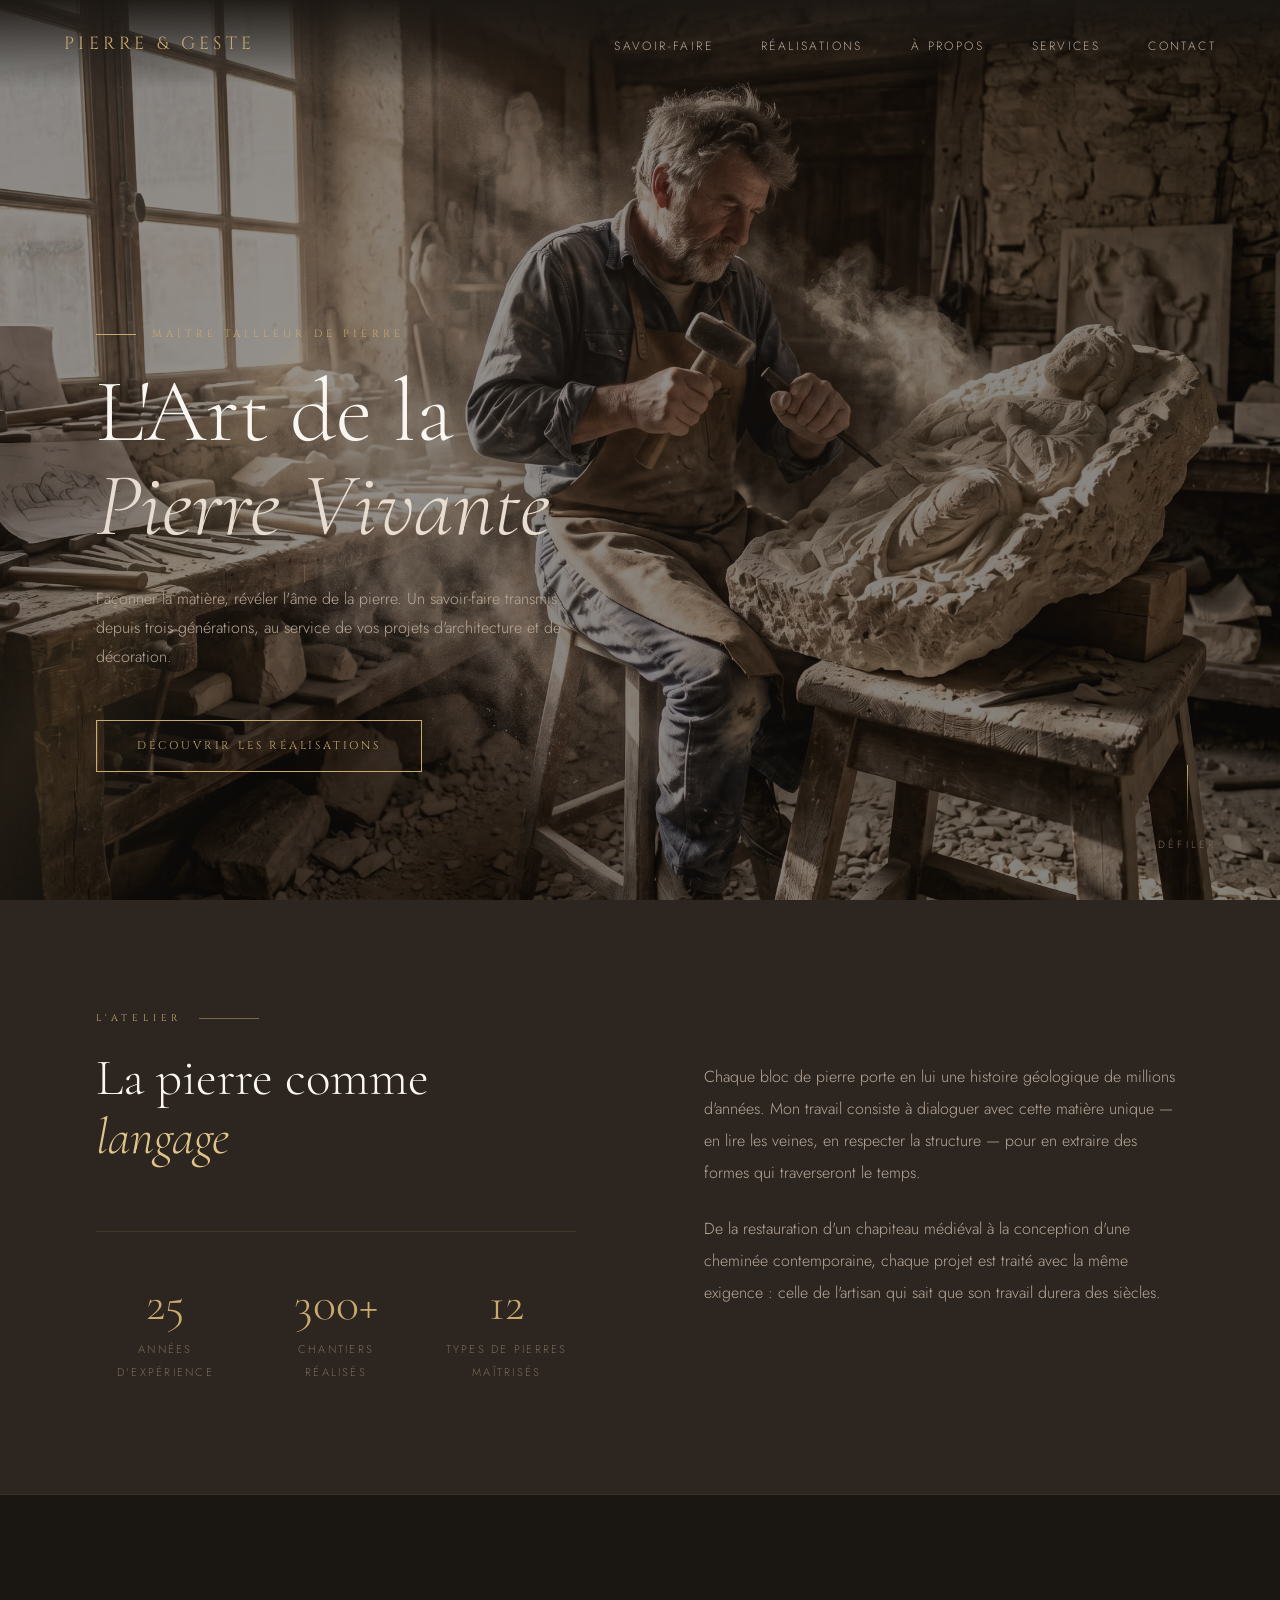
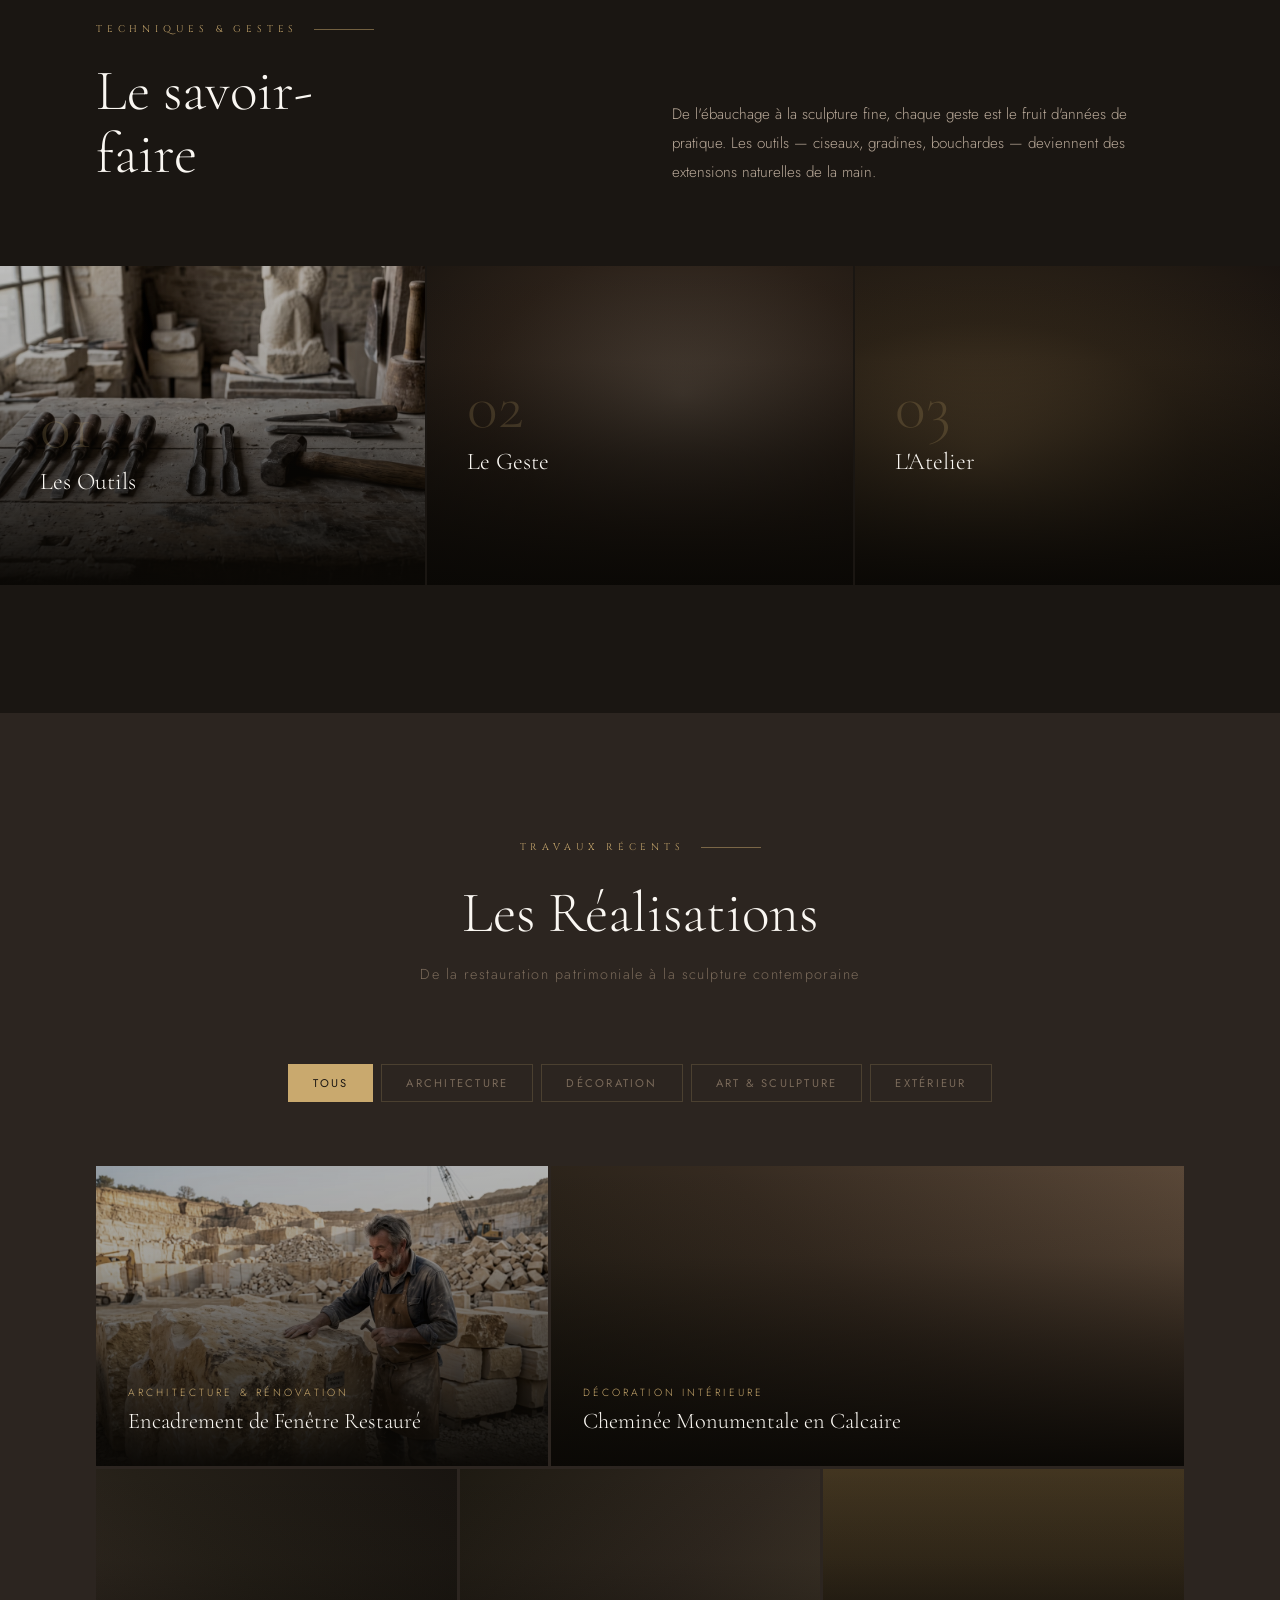
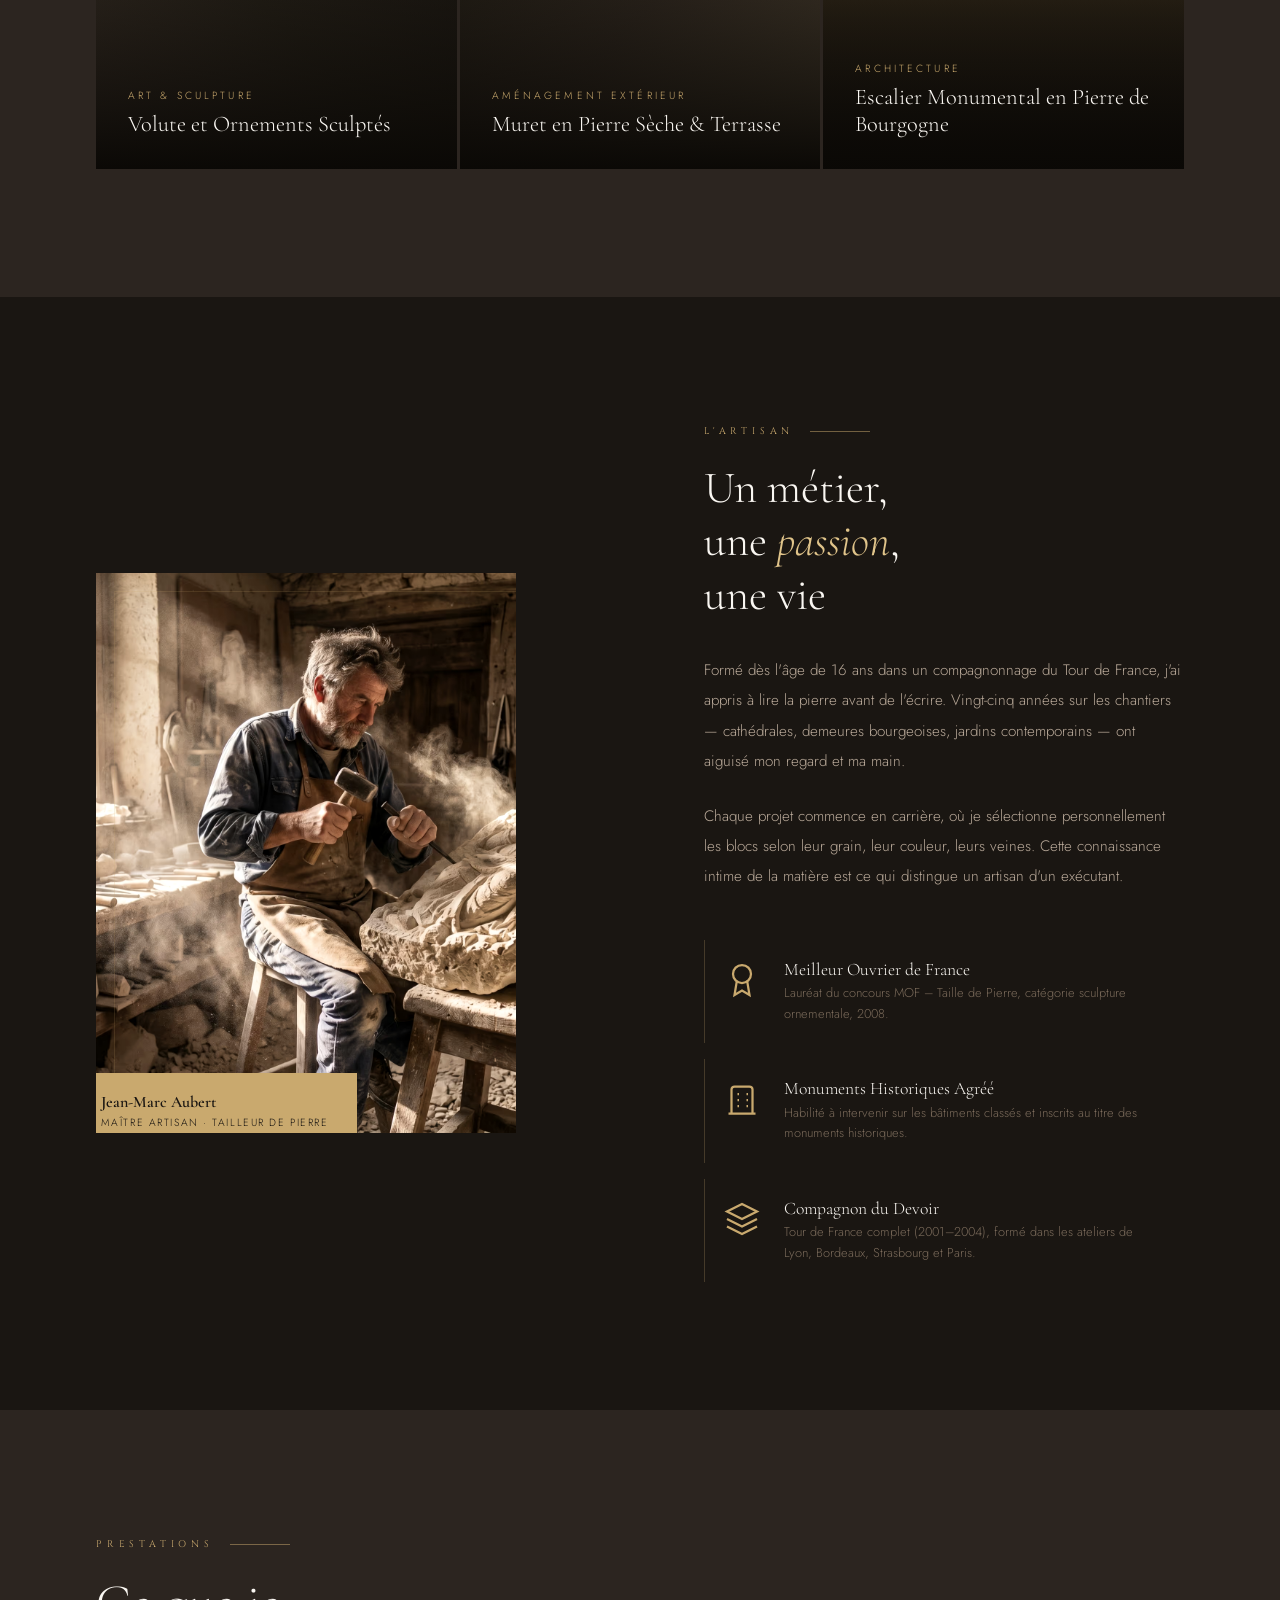
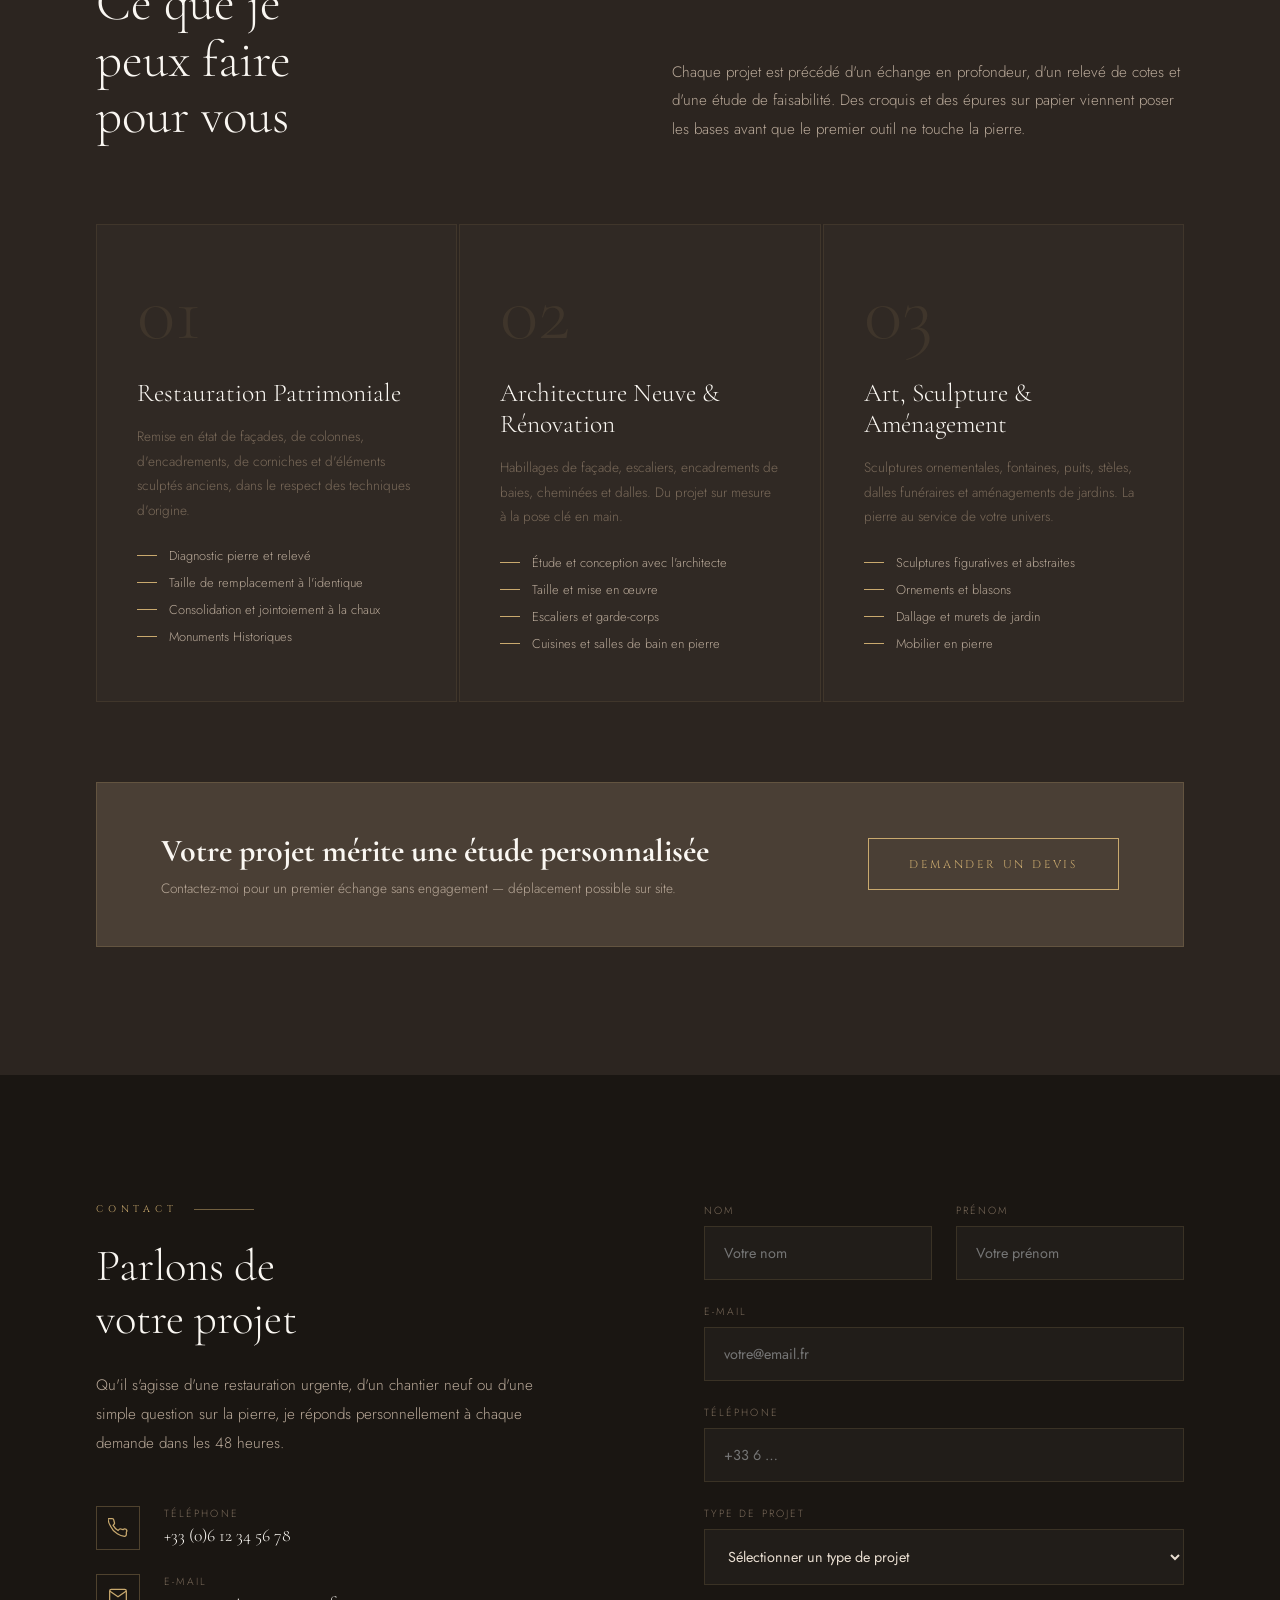
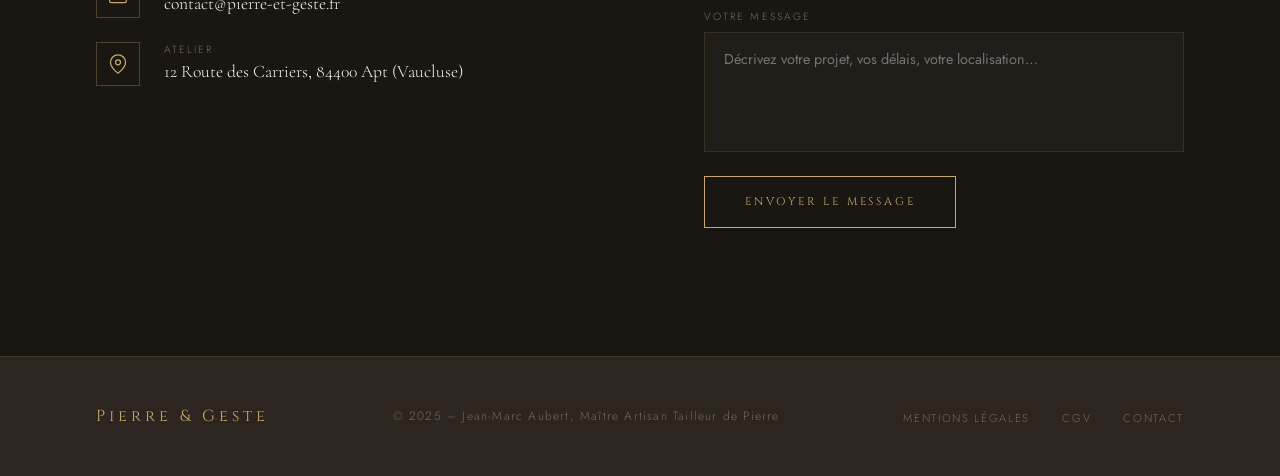
<file: tailleurdepierre/index.html>
<!DOCTYPE html>
<html lang="fr">
<head>
<meta charset="UTF-8">
<meta name="viewport" content="width=device-width, initial-scale=1.0">
<title>Pierre & Geste — Maître Tailleur de Pierre</title>
<link rel="preload" as="image" href="./hero.avif" fetchpriority="high">
<link rel="preconnect" href="https://fonts.googleapis.com">
<link href="https://fonts.googleapis.com/css2?family=Cormorant+Garamond:ital,wght@0,300;0,400;0,600;1,300;1,400&family=Cinzel:wght@400;600&family=Jost:wght@300;400&display=swap" rel="stylesheet">
<style>
  :root {
    --stone-deep: #1a1612;
    --stone-dark: #2c2520;
    --stone-mid: #4a3f35;
    --stone-warm: #7a6a5a;
    --stone-light: #b8a898;
    --stone-pale: #e8ddd0;
    --stone-cream: #f5f0e8;
    --gold: #c9a96e;
    --gold-light: #e0c48a;
    --white: #faf7f2;
  }

  * { margin: 0; padding: 0; box-sizing: border-box; }

  html { scroll-behavior: smooth; }

  body {
    background: var(--stone-deep);
    color: var(--stone-pale);
    font-family: 'Jost', sans-serif;
    font-weight: 300;
    overflow-x: hidden;
  }

  /* ─── GRAIN OVERLAY ─── */
  body::before {
    content: '';
    position: fixed;
    inset: 0;
    background-image: url("data:image/svg+xml,%3Csvg viewBox='0 0 256 256' xmlns='http://www.w3.org/2000/svg'%3E%3Cfilter id='noise'%3E%3CfeTurbulence type='fractalNoise' baseFrequency='0.9' numOctaves='4' stitchTiles='stitch'/%3E%3C/filter%3E%3Crect width='100%25' height='100%25' filter='url(%23noise)' opacity='0.04'/%3E%3C/svg%3E");
    pointer-events: none;
    z-index: 9999;
    opacity: 0.5;
  }

  /* ─── NAV ─── */
  nav {
    position: fixed;
    top: 0; left: 0; right: 0;
    z-index: 100;
    display: flex;
    align-items: center;
    justify-content: space-between;
    padding: 2rem 4rem;
    background: linear-gradient(to bottom, rgba(26,22,18,0.95) 0%, transparent 100%);
    transition: background 0.4s;
  }

  nav.scrolled {
    background: rgba(26,22,18,0.97);
    padding: 1.2rem 4rem;
    border-bottom: 1px solid rgba(201,169,110,0.15);
  }

  .nav-logo {
    font-family: 'Cinzel', serif;
    font-size: 1.1rem;
    letter-spacing: 0.25em;
    color: var(--gold);
    text-decoration: none;
    text-transform: uppercase;
  }

  .nav-links {
    display: flex;
    gap: 3rem;
    list-style: none;
  }

  .nav-links a {
    font-family: 'Jost', sans-serif;
    font-size: 0.75rem;
    letter-spacing: 0.2em;
    text-transform: uppercase;
    color: var(--stone-light);
    text-decoration: none;
    transition: color 0.3s;
  }

  .nav-links a:hover { color: var(--gold); }

  /* ─── HERO ─── */
  #hero {
    height: 100vh;
    position: relative;
    display: flex;
    align-items: flex-end;
    overflow: hidden;
  }

  .hero-bg {
    position: absolute;
    inset: 0;
    background:
      linear-gradient(160deg, rgba(26,22,18,0.3) 0%, rgba(26,22,18,0.7) 60%, rgba(26,22,18,0.95) 100%),
      /* Simulated stone texture */
      radial-gradient(ellipse at 30% 40%, #6b5a48 0%, #3d3028 35%, #1a1612 70%);
    background-size: cover;
  }

  /* Stone dust light ray simulation */
  .hero-bg::after {
    content: '';
    position: absolute;
    inset: 0;
    background:
      conic-gradient(from 200deg at 25% 35%, transparent 0deg, rgba(201,169,110,0.08) 15deg, transparent 30deg),
      conic-gradient(from 195deg at 30% 30%, transparent 0deg, rgba(201,169,110,0.05) 20deg, transparent 40deg);
  }

  /* Placeholder for hero image */
  .hero-img-placeholder {
    position: absolute;
    inset: 0;
    display: flex;
    align-items: center;
    justify-content: center;
    overflow: hidden;
  }

  .hero-img-placeholder img {
    width: 100%;
    height: 100%;
    object-fit: cover;
    opacity: 0.65;
    filter: contrast(1.1) saturate(0.75) brightness(0.85);
  }

  .hero-img-placeholder svg {
    width: 100%;
    height: 100%;
    opacity: 0.12;
  }

  .hero-content {
    position: relative;
    z-index: 2;
    padding: 0 6rem 8rem;
    max-width: 750px;
  }

  .hero-eyebrow {
    font-family: 'Cinzel', serif;
    font-size: 0.65rem;
    letter-spacing: 0.4em;
    color: var(--gold);
    text-transform: uppercase;
    margin-bottom: 1.5rem;
    display: flex;
    align-items: center;
    gap: 1rem;
  }

  .hero-eyebrow::before {
    content: '';
    display: block;
    width: 40px;
    height: 1px;
    background: var(--gold);
  }

  h1 {
    font-family: 'Cormorant Garamond', serif;
    font-size: clamp(3.5rem, 7vw, 6.5rem);
    font-weight: 300;
    line-height: 1.05;
    color: var(--white);
    margin-bottom: 2rem;
  }

  h1 em {
    font-style: italic;
    color: var(--stone-pale);
  }

  .hero-desc {
    font-size: 1rem;
    line-height: 1.8;
    color: var(--stone-light);
    max-width: 480px;
    margin-bottom: 3rem;
  }

  .btn-primary {
    display: inline-flex;
    align-items: center;
    gap: 1rem;
    background: transparent;
    border: 1px solid var(--gold);
    color: var(--gold);
    font-family: 'Cinzel', serif;
    font-size: 0.7rem;
    letter-spacing: 0.25em;
    text-transform: uppercase;
    text-decoration: none;
    padding: 1.1rem 2.5rem;
    transition: all 0.4s;
    position: relative;
    overflow: hidden;
  }

  .btn-primary::before {
    content: '';
    position: absolute;
    inset: 0;
    background: var(--gold);
    transform: translateX(-100%);
    transition: transform 0.4s;
  }

  .btn-primary:hover::before { transform: translateX(0); }
  .btn-primary:hover { color: var(--stone-deep); }
  .btn-primary span { position: relative; }

  .hero-scroll {
    position: absolute;
    bottom: 3rem;
    right: 4rem;
    display: flex;
    flex-direction: column;
    align-items: center;
    gap: 0.75rem;
    color: var(--stone-warm);
    font-size: 0.65rem;
    letter-spacing: 0.3em;
    text-transform: uppercase;
  }

  .scroll-line {
    width: 1px;
    height: 60px;
    background: linear-gradient(to bottom, var(--gold), transparent);
    animation: scrollPulse 2s ease-in-out infinite;
  }

  @keyframes scrollPulse {
    0%, 100% { opacity: 0.3; transform: scaleY(0.8); }
    50% { opacity: 1; transform: scaleY(1); }
  }

  /* ─── SECTIONS COMMON ─── */
  section { position: relative; }

  .section-label {
    font-family: 'Cinzel', serif;
    font-size: 0.6rem;
    letter-spacing: 0.5em;
    color: var(--gold);
    text-transform: uppercase;
    display: flex;
    align-items: center;
    gap: 1rem;
    margin-bottom: 1.5rem;
  }

  .section-label::after {
    content: '';
    flex: 1;
    max-width: 60px;
    height: 1px;
    background: var(--gold);
    opacity: 0.5;
  }

  h2 {
    font-family: 'Cormorant Garamond', serif;
    font-weight: 300;
  }

  /* ─── INTRO STRIP ─── */
  #intro {
    background: var(--stone-dark);
    padding: 7rem 6rem;
    display: grid;
    grid-template-columns: 1fr 1fr;
    gap: 8rem;
    align-items: center;
    border-bottom: 1px solid rgba(201,169,110,0.1);
  }

  .intro-left h2 {
    font-size: clamp(2.5rem, 4vw, 4rem);
    line-height: 1.15;
    color: var(--white);
    margin-bottom: 2rem;
  }

  .intro-left h2 em { color: var(--gold-light); }

  .intro-right p {
    font-size: 1rem;
    line-height: 2;
    color: var(--stone-light);
    margin-bottom: 1.5rem;
  }

  .stat-row {
    display: grid;
    grid-template-columns: repeat(3, 1fr);
    gap: 2rem;
    margin-top: 4rem;
    padding-top: 3rem;
    border-top: 1px solid rgba(201,169,110,0.15);
  }

  .stat-item { text-align: center; }

  .stat-num {
    font-family: 'Cormorant Garamond', serif;
    font-size: 3rem;
    font-weight: 300;
    color: var(--gold);
    line-height: 1;
    display: block;
    margin-bottom: 0.5rem;
  }

  .stat-label {
    font-size: 0.7rem;
    letter-spacing: 0.2em;
    text-transform: uppercase;
    color: var(--stone-warm);
  }

  /* ─── SAVOIR-FAIRE ─── */
  #savoir-faire {
    padding: 8rem 0;
    background: var(--stone-deep);
  }

  .sf-header {
    padding: 0 6rem;
    margin-bottom: 5rem;
    display: grid;
    grid-template-columns: 1fr 1fr;
    align-items: end;
    gap: 4rem;
  }

  .sf-header h2 {
    font-size: clamp(2.8rem, 4.5vw, 4.5rem);
    color: var(--white);
    line-height: 1.1;
  }

  .sf-header p {
    color: var(--stone-light);
    line-height: 1.9;
    font-size: 0.95rem;
  }

  .sf-grid {
    display: grid;
    grid-template-columns: repeat(3, 1fr);
    gap: 2px;
  }

  .sf-card {
    position: relative;
    overflow: hidden;
    aspect-ratio: 4/3;
    background: var(--stone-dark);
    cursor: pointer;
  }

  .sf-card.wide { grid-column: span 1; aspect-ratio: 4/3; }

  .sf-card-bg {
    position: absolute;
    inset: 0;
    transition: transform 0.6s ease;
  }

  .sf-card:hover .sf-card-bg { transform: scale(1.05); }

  /* Stone texture cards */
  .sf-card:nth-child(1) .sf-card-bg {
    background: radial-gradient(ellipse at 40% 60%, #5a4a3a 0%, #2c2218 60%, #1a1410 100%);
  }
  .sf-card:nth-child(2) .sf-card-bg {
    background: radial-gradient(ellipse at 60% 40%, #4a3f35 0%, #2a2018 55%, #16120e 100%);
  }
  .sf-card:nth-child(3) .sf-card-bg {
    background: radial-gradient(ellipse at 30% 70%, #6a5848 0%, #3a2e24 50%, #1e1a16 100%);
  }

  .sf-card-overlay {
    position: absolute;
    inset: 0;
    background: linear-gradient(to top, rgba(10,8,5,0.98) 0%, rgba(10,8,5,0.55) 40%, rgba(10,8,5,0.1) 70%, transparent 100%);
    display: flex;
    flex-direction: column;
    justify-content: flex-end;
    padding: 2.5rem;
    transition: opacity 0.3s;
  }

  .sf-card-num {
    font-family: 'Cormorant Garamond', serif;
    font-size: 4rem;
    font-weight: 300;
    color: rgba(201,169,110,0.2);
    line-height: 1;
    margin-bottom: 0.5rem;
  }

  .sf-card-title {
    font-family: 'Cormorant Garamond', serif;
    font-size: 1.5rem;
    color: var(--white);
    margin-bottom: 0.5rem;
  }

  .sf-card-desc {
    font-size: 0.8rem;
    color: var(--stone-light);
    line-height: 1.6;
    opacity: 0;
    transform: translateY(10px);
    transition: all 0.4s;
  }

  .sf-card:hover .sf-card-desc {
    opacity: 1;
    transform: translateY(0);
  }

  /* SVG Illustrations for cards */
  .sf-card-svg {
    position: absolute;
    inset: 0;
    display: flex;
    align-items: center;
    justify-content: center;
    opacity: 1;
  }

  /* Ensure picture and images fully cover their card containers */
  picture { display: block; width: 100%; height: 100%; }
  picture img,
  .sf-card-svg img,
  .port-icon img,
  .portrait-placeholder img,
  .hero-img-placeholder img {
    display: block;
    width: 100%;
    height: 100%;
    object-fit: cover;
    object-position: center center;
    filter: saturate(0.7) brightness(0.75) contrast(1.05);
    transition: transform 0.6s ease, filter 0.4s ease;
  }

  .sf-card:hover .sf-card-svg img {
    transform: scale(1.05);
    filter: saturate(0.85) brightness(0.85) contrast(1.05);
  }

  /* ─── PORTFOLIO ─── */
  #portfolio {
    padding: 8rem 6rem;
    background: var(--stone-dark);
  }

  .portfolio-header {
    text-align: center;
    margin-bottom: 5rem;
  }

  .portfolio-header h2 {
    font-size: clamp(2.8rem, 4.5vw, 4.5rem);
    color: var(--white);
    margin-bottom: 1rem;
  }

  .portfolio-header p {
    color: var(--stone-warm);
    font-size: 0.9rem;
    letter-spacing: 0.1em;
  }

  .portfolio-filter {
    display: flex;
    justify-content: center;
    gap: 0.5rem;
    margin-bottom: 4rem;
    flex-wrap: wrap;
  }

  .filter-btn {
    background: transparent;
    border: 1px solid rgba(201,169,110,0.2);
    color: var(--stone-warm);
    font-family: 'Jost', sans-serif;
    font-size: 0.7rem;
    letter-spacing: 0.2em;
    text-transform: uppercase;
    padding: 0.6rem 1.5rem;
    cursor: pointer;
    transition: all 0.3s;
  }

  .filter-btn.active, .filter-btn:hover {
    background: var(--gold);
    border-color: var(--gold);
    color: var(--stone-deep);
  }

  .portfolio-grid {
    display: grid;
    grid-template-columns: repeat(12, 1fr);
    grid-template-rows: 300px 300px;
    gap: 3px;
  }

  .port-item {
    position: relative;
    overflow: hidden;
    cursor: pointer;
  }

  .port-item:nth-child(1) { grid-column: span 5; }
  .port-item:nth-child(2) { grid-column: span 7; }
  .port-item:nth-child(3) { grid-column: span 4; }
  .port-item:nth-child(4) { grid-column: span 4; }
  .port-item:nth-child(5) { grid-column: span 4; }

  .port-bg {
    position: absolute;
    inset: 0;
    transition: transform 0.7s ease;
  }

  .port-item:hover .port-bg { transform: scale(1.08); }

  .port-item:nth-child(1) .port-bg { background: linear-gradient(135deg, #4a3828 0%, #2a2018 50%, #1a1410 100%); }
  .port-item:nth-child(2) .port-bg { background: linear-gradient(225deg, #5a4838 0%, #352a20 50%, #1c1810 100%); }
  .port-item:nth-child(3) .port-bg { background: linear-gradient(45deg, #3a3028 0%, #252018 50%, #181410 100%); }
  .port-item:nth-child(4) .port-bg { background: linear-gradient(315deg, #4a4030 0%, #302820 50%, #1e1a12 100%); }
  .port-item:nth-child(5) .port-bg { background: linear-gradient(180deg, #423520 0%, #2a2216 50%, #181410 100%); }

  .port-overlay {
    position: absolute;
    inset: 0;
    background: linear-gradient(to top, rgba(10,8,5,0.98) 0%, rgba(10,8,5,0.5) 40%, rgba(10,8,5,0.1) 70%, transparent 100%);
    display: flex;
    flex-direction: column;
    justify-content: flex-end;
    padding: 2rem;
    transform: translateY(0);
    transition: transform 0.4s;
  }

  .port-item:hover .port-overlay { transform: translateY(0); }

  .port-cat {
    font-size: 0.65rem;
    letter-spacing: 0.3em;
    text-transform: uppercase;
    color: var(--gold);
    margin-bottom: 0.4rem;
  }

  .port-title {
    font-family: 'Cormorant Garamond', serif;
    font-size: 1.4rem;
    color: var(--white);
    font-weight: 300;
  }

  /* Portfolio icon illustrations */
  .port-icon {
    position: absolute;
    inset: 0;
    display: flex;
    align-items: center;
    justify-content: center;
    opacity: 1;
  }

  .port-icon img {
    width: 100%;
    height: 100%;
    object-fit: cover;
    filter: saturate(0.7) brightness(0.7) contrast(1.05);
    transition: transform 0.7s ease, filter 0.4s ease;
  }

  .port-item:hover .port-icon img {
    transform: scale(1.08);
    filter: saturate(0.85) brightness(0.8) contrast(1.05);
  }

  /* ─── ABOUT ─── */
  #about {
    background: var(--stone-deep);
    padding: 8rem 6rem;
    display: grid;
    grid-template-columns: 1fr 1fr;
    gap: 8rem;
    align-items: center;
  }

  .about-portrait {
    position: relative;
  }

  .portrait-frame {
    position: relative;
    aspect-ratio: 3/4;
    max-width: 420px;
    background: var(--stone-mid);
    overflow: hidden;
  }

  .portrait-frame::before {
    content: '';
    position: absolute;
    inset: -1px;
    border: 1px solid rgba(201,169,110,0.3);
    z-index: 2;
    pointer-events: none;
  }

  .portrait-frame::after {
    content: '';
    position: absolute;
    bottom: -20px;
    right: -20px;
    width: 100%;
    height: 100%;
    border: 1px solid rgba(201,169,110,0.15);
    z-index: 0;
  }

  .portrait-placeholder {
    width: 100%;
    height: 100%;
    background: var(--stone-mid);
    display: flex;
    align-items: center;
    justify-content: center;
    overflow: hidden;
  }

  .portrait-placeholder img {
    width: 100%;
    height: 100%;
    object-fit: cover;
    object-position: center top;
    filter: saturate(0.85) contrast(1.05);
  }

  .portrait-placeholder svg { opacity: 0.25; }

  .portrait-badge {
    position: absolute;
    bottom: -1rem;
    left: -1.5rem;
    background: var(--gold);
    color: var(--stone-deep);
    padding: 1.2rem 1.8rem;
    font-family: 'Cormorant Garamond', serif;
    font-size: 1rem;
    font-weight: 600;
    z-index: 3;
  }

  .portrait-badge span {
    display: block;
    font-family: 'Jost', sans-serif;
    font-size: 0.65rem;
    letter-spacing: 0.15em;
    text-transform: uppercase;
    font-weight: 300;
    margin-top: 0.2rem;
  }

  .about-content h2 {
    font-size: clamp(2.5rem, 3.5vw, 3.8rem);
    color: var(--white);
    line-height: 1.2;
    margin-bottom: 2rem;
  }

  .about-content h2 em { color: var(--gold-light); }

  .about-content p {
    color: var(--stone-light);
    line-height: 2;
    font-size: 0.95rem;
    margin-bottom: 1.5rem;
  }

  .about-credentials {
    margin-top: 3rem;
    display: flex;
    flex-direction: column;
    gap: 1rem;
  }

  .credential {
    display: flex;
    align-items: flex-start;
    gap: 1.5rem;
    padding: 1.2rem;
    border-left: 1px solid rgba(201,169,110,0.25);
  }

  .cred-icon {
    width: 36px;
    height: 36px;
    flex-shrink: 0;
    color: var(--gold);
    margin-top: 0.2rem;
  }

  .cred-title {
    font-family: 'Cormorant Garamond', serif;
    font-size: 1.1rem;
    color: var(--white);
    margin-bottom: 0.2rem;
  }

  .cred-desc {
    font-size: 0.8rem;
    color: var(--stone-warm);
    line-height: 1.6;
  }

  /* ─── SERVICES ─── */
  #services {
    background: var(--stone-dark);
    padding: 8rem 6rem;
  }

  .services-header {
    margin-bottom: 5rem;
    display: grid;
    grid-template-columns: 1fr 1fr;
    gap: 4rem;
    align-items: end;
  }

  .services-header h2 {
    font-size: clamp(2.8rem, 4vw, 4rem);
    color: var(--white);
    line-height: 1.1;
  }

  .services-grid {
    display: grid;
    grid-template-columns: repeat(3, 1fr);
    gap: 2px;
    margin-bottom: 5rem;
  }

  .service-card {
    background: rgba(255,255,255,0.02);
    border: 1px solid rgba(201,169,110,0.1);
    padding: 3rem 2.5rem;
    transition: all 0.4s;
    position: relative;
    overflow: hidden;
  }

  .service-card::before {
    content: '';
    position: absolute;
    top: 0; left: 0;
    width: 100%; height: 2px;
    background: var(--gold);
    transform: scaleX(0);
    transform-origin: left;
    transition: transform 0.4s;
  }

  .service-card:hover { background: rgba(201,169,110,0.04); }
  .service-card:hover::before { transform: scaleX(1); }

  .service-num {
    font-family: 'Cormorant Garamond', serif;
    font-size: 5rem;
    font-weight: 300;
    color: rgba(201,169,110,0.1);
    line-height: 1;
    margin-bottom: 1.5rem;
    display: block;
  }

  .service-title {
    font-family: 'Cormorant Garamond', serif;
    font-size: 1.6rem;
    color: var(--white);
    margin-bottom: 1rem;
    font-weight: 300;
  }

  .service-desc {
    font-size: 0.85rem;
    color: var(--stone-warm);
    line-height: 1.8;
    margin-bottom: 1.5rem;
  }

  .service-list {
    list-style: none;
    display: flex;
    flex-direction: column;
    gap: 0.5rem;
  }

  .service-list li {
    font-size: 0.8rem;
    color: var(--stone-light);
    display: flex;
    align-items: center;
    gap: 0.75rem;
  }

  .service-list li::before {
    content: '';
    width: 20px;
    height: 1px;
    background: var(--gold);
    flex-shrink: 0;
  }

  /* Devis Banner */
  .devis-banner {
    display: grid;
    grid-template-columns: 1fr auto;
    align-items: center;
    gap: 3rem;
    padding: 3rem 4rem;
    background: var(--stone-mid);
    border: 1px solid rgba(201,169,110,0.2);
  }

  .devis-text h3 {
    font-family: 'Cormorant Garamond', serif;
    font-size: 2rem;
    color: var(--white);
    margin-bottom: 0.5rem;
  }

  .devis-text p {
    font-size: 0.85rem;
    color: var(--stone-light);
  }

  /* ─── CONTACT ─── */
  #contact {
    background: var(--stone-deep);
    padding: 8rem 6rem;
    display: grid;
    grid-template-columns: 1fr 1fr;
    gap: 8rem;
  }

  .contact-left h2 {
    font-size: clamp(2.5rem, 3.5vw, 3.8rem);
    color: var(--white);
    line-height: 1.2;
    margin-bottom: 1.5rem;
  }

  .contact-left p {
    color: var(--stone-light);
    line-height: 1.9;
    font-size: 0.95rem;
    margin-bottom: 3rem;
  }

  .contact-info {
    display: flex;
    flex-direction: column;
    gap: 1.5rem;
  }

  .contact-item {
    display: flex;
    align-items: flex-start;
    gap: 1.5rem;
  }

  .contact-icon {
    width: 44px;
    height: 44px;
    border: 1px solid rgba(201,169,110,0.3);
    display: flex;
    align-items: center;
    justify-content: center;
    flex-shrink: 0;
    color: var(--gold);
  }

  .contact-detail-label {
    font-size: 0.65rem;
    letter-spacing: 0.2em;
    text-transform: uppercase;
    color: var(--stone-warm);
    margin-bottom: 0.3rem;
  }

  .contact-detail-val {
    font-family: 'Cormorant Garamond', serif;
    font-size: 1.1rem;
    color: var(--white);
  }

  /* Form */
  .contact-form {
    display: flex;
    flex-direction: column;
    gap: 1.5rem;
  }

  .form-row { display: grid; grid-template-columns: 1fr 1fr; gap: 1.5rem; }

  .form-group {
    display: flex;
    flex-direction: column;
    gap: 0.5rem;
  }

  .form-group label {
    font-size: 0.65rem;
    letter-spacing: 0.2em;
    text-transform: uppercase;
    color: var(--stone-warm);
  }

  .form-group input,
  .form-group textarea,
  .form-group select {
    background: rgba(255,255,255,0.03);
    border: 1px solid rgba(201,169,110,0.15);
    color: var(--stone-pale);
    font-family: 'Jost', sans-serif;
    font-size: 0.9rem;
    padding: 1rem 1.2rem;
    outline: none;
    transition: border-color 0.3s;
    width: 100%;
    resize: none;
  }

  .form-group select option { background: var(--stone-dark); }

  .form-group input:focus,
  .form-group textarea:focus,
  .form-group select:focus {
    border-color: rgba(201,169,110,0.5);
  }

  .form-group textarea { height: 120px; }

  /* ─── FOOTER ─── */
  footer {
    background: var(--stone-dark);
    border-top: 1px solid rgba(201,169,110,0.1);
    padding: 3rem 6rem;
    display: flex;
    align-items: center;
    justify-content: space-between;
  }

  .footer-logo {
    font-family: 'Cinzel', serif;
    font-size: 1rem;
    color: var(--gold);
    letter-spacing: 0.25em;
  }

  .footer-copy {
    font-size: 0.75rem;
    color: var(--stone-warm);
    letter-spacing: 0.1em;
  }

  .footer-links {
    display: flex;
    gap: 2rem;
    list-style: none;
  }

  .footer-links a {
    font-size: 0.7rem;
    letter-spacing: 0.15em;
    text-transform: uppercase;
    color: var(--stone-warm);
    text-decoration: none;
    transition: color 0.3s;
  }

  .footer-links a:hover { color: var(--gold); }

  /* ─── DIVIDER ─── */
  .ornament {
    display: flex;
    align-items: center;
    justify-content: center;
    gap: 1.5rem;
    padding: 3rem 0;
  }

  .ornament-line {
    width: 80px;
    height: 1px;
    background: linear-gradient(to right, transparent, rgba(201,169,110,0.4));
  }

  .ornament-line.right {
    background: linear-gradient(to left, transparent, rgba(201,169,110,0.4));
  }

  .ornament-diamond {
    width: 6px;
    height: 6px;
    background: var(--gold);
    transform: rotate(45deg);
  }

  /* ─── ANIMATIONS ─── */
  .reveal {
    opacity: 0;
    transform: translateY(30px);
    transition: opacity 0.8s ease, transform 0.8s ease;
  }

  .reveal.visible {
    opacity: 1;
    transform: translateY(0);
  }

  .reveal-delay-1 { transition-delay: 0.1s; }
  .reveal-delay-2 { transition-delay: 0.2s; }
  .reveal-delay-3 { transition-delay: 0.3s; }
  .reveal-delay-4 { transition-delay: 0.4s; }

  /* ─── MOBILE ─── */
  @media (max-width: 900px) {
    nav { padding: 1.5rem 2rem; }
    nav.scrolled { padding: 1rem 2rem; }
    .nav-links { display: none; }

    .hero-content { padding: 0 2rem 5rem; }
    h1 { font-size: 3rem; }

    #intro { grid-template-columns: 1fr; padding: 4rem 2rem; gap: 3rem; }
    .stat-row { grid-template-columns: repeat(3, 1fr); }

    .sf-header { grid-template-columns: 1fr; padding: 0 2rem; }
    .sf-grid { grid-template-columns: 1fr; }
    .sf-card.wide { grid-column: span 1; aspect-ratio: 4/3; }

    #portfolio { padding: 5rem 2rem; }
    .portfolio-grid { grid-template-columns: 1fr 1fr; grid-template-rows: auto; }
    .port-item { grid-column: span 1 !important; aspect-ratio: 4/3; }

    #about { grid-template-columns: 1fr; padding: 5rem 2rem; gap: 4rem; }
    .portrait-frame { max-width: 100%; }

    #services { padding: 5rem 2rem; }
    .services-header { grid-template-columns: 1fr; }
    .services-grid { grid-template-columns: 1fr; }
    .devis-banner { grid-template-columns: 1fr; padding: 2rem; }

    #contact { grid-template-columns: 1fr; padding: 5rem 2rem; gap: 3rem; }
    .form-row { grid-template-columns: 1fr; }

    footer { flex-direction: column; gap: 1.5rem; text-align: center; padding: 2.5rem 2rem; }
  }
</style>
</head>
<body>

<!-- ─── NAV ─── -->
<nav id="mainNav">
  <a href="#hero" class="nav-logo">Pierre & Geste</a>
  <ul class="nav-links">
    <li><a href="#savoir-faire">Savoir-Faire</a></li>
    <li><a href="#portfolio">Réalisations</a></li>
    <li><a href="#about">À Propos</a></li>
    <li><a href="#services">Services</a></li>
    <li><a href="#contact">Contact</a></li>
  </ul>
</nav>

<!-- ─── HERO ─── -->
<section id="hero">
  <div class="hero-bg">
    <!-- Hero image placeholder: artisan en action, lumière rasante sur pierre -->
    <div class="hero-img-placeholder">
      <picture>
        <source srcset="./hero.avif" type="image/avif">
        <source srcset="./hero.webp" type="image/webp">
        <img src="./hero.webp" alt="Artisan tailleur de pierre au travail" fetchpriority="high" width="1600" height="1000">
      </picture>
    </div>
  </div>
  <div class="hero-content">
    <div class="hero-eyebrow">Maître Tailleur de Pierre</div>
    <h1>L'Art de la<br><em>Pierre Vivante</em></h1>
    <p class="hero-desc">Façonner la matière, révéler l'âme de la pierre. Un savoir-faire transmis depuis trois générations, au service de vos projets d'architecture et de décoration.</p>
    <a href="#portfolio" class="btn-primary"><span>Découvrir les réalisations</span></a>
  </div>

  <div class="hero-scroll">
    <div class="scroll-line"></div>
    <span>Défiler</span>
  </div>
</section>

<!-- ─── INTRO ─── -->
<section id="intro">
  <div class="intro-left reveal">
    <div class="section-label">L'atelier</div>
    <h2>La pierre comme<br><em>langage</em></h2>
    <div class="stat-row">
      <div class="stat-item">
        <span class="stat-num">25</span>
        <span class="stat-label">Années d'expérience</span>
      </div>
      <div class="stat-item">
        <span class="stat-num">300+</span>
        <span class="stat-label">Chantiers réalisés</span>
      </div>
      <div class="stat-item">
        <span class="stat-num">12</span>
        <span class="stat-label">Types de pierres maîtrisés</span>
      </div>
    </div>
  </div>
  <div class="intro-right reveal reveal-delay-2">
    <p>Chaque bloc de pierre porte en lui une histoire géologique de millions d'années. Mon travail consiste à dialoguer avec cette matière unique — en lire les veines, en respecter la structure — pour en extraire des formes qui traverseront le temps.</p>
    <p>De la restauration d'un chapiteau médiéval à la conception d'une cheminée contemporaine, chaque projet est traité avec la même exigence : celle de l'artisan qui sait que son travail durera des siècles.</p>
  </div>
</section>

<!-- ─── SAVOIR-FAIRE ─── -->
<section id="savoir-faire">
  <div class="sf-header">
    <div class="reveal">
      <div class="section-label">Techniques & Gestes</div>
      <h2>Le savoir-<br>faire</h2>
    </div>
    <p class="reveal reveal-delay-2">De l'ébauchage à la sculpture fine, chaque geste est le fruit d'années de pratique. Les outils — ciseaux, gradines, bouchardes — deviennent des extensions naturelles de la main.</p>
  </div>

  <div class="sf-grid">
    <!-- Card 1 : Les outils -->
    <div class="sf-card reveal">
      <div class="sf-card-bg"></div>
      <div class="sf-card-svg">
        <picture>
          <source srcset="./outils.avif" type="image/avif">
          <source srcset="./outils.webp" type="image/webp">
          <img src="./outils.webp" alt="Outils de tailleur de pierre" loading="lazy" decoding="async" width="900" height="700">
        </picture>
      </div>
      <div class="sf-card-overlay">
        <div class="sf-card-num">01</div>
        <div class="sf-card-title">Les Outils</div>
        <p class="sf-card-desc">Ciseaux, massettes, gradines et pointolles — l'arsenal d'un artisan qui connaît chaque outil comme la paume de sa main.</p>
      </div>
    </div>

    <!-- Card 2 : Le geste technique -->
    <div class="sf-card reveal reveal-delay-1">
      <div class="sf-card-bg"></div>
      <div class="sf-card-svg">
        <picture>
          <source srcset="./geste%20technique.avif" type="image/avif">
          <source srcset="./geste%20technique.webp" type="image/webp">
          <img src="./geste%20technique.webp" alt="Geste technique de taille de pierre" loading="lazy" decoding="async" width="900" height="700">
        </picture>
      </div>
      <div class="sf-card-overlay">
        <div class="sf-card-num">02</div>
        <div class="sf-card-title">Le Geste</div>
        <p class="sf-card-desc">La précision naît de la maîtrise du corps entier. Chaque coup de maillet est mesuré, orienté, calculé pour préserver la matière et libérer la forme.</p>
      </div>
    </div>

    <!-- Card 3 : L'atelier (wide) -->
    <div class="sf-card wide reveal reveal-delay-2">
      <div class="sf-card-bg" style="background: radial-gradient(ellipse at 30% 60%, #5a4830 0%, #2e2418 50%, #1a1410 100%)"></div>
      <div class="sf-card-svg">
        <picture>
          <source srcset="./l%20atelier.avif" type="image/avif">
          <source srcset="./l%20atelier.webp" type="image/webp">
          <img src="./l%20atelier.webp" alt="Atelier de taille de pierre" loading="lazy" decoding="async" width="1200" height="700">
        </picture>
      </div>
      <div class="sf-card-overlay">
        <div class="sf-card-num">03</div>
        <div class="sf-card-title">L'Atelier</div>
        <p class="sf-card-desc">Un espace entre le brut et le fini. D'un côté, les blocs à l'état naturel ; de l'autre, les pièces qui ont trouvé leur forme. Au centre, l'établi où tout se décide.</p>
      </div>
    </div>
  </div>
</section>

<!-- ─── PORTFOLIO ─── -->
<section id="portfolio">
  <div class="portfolio-header reveal">
    <div class="section-label" style="justify-content: center">Travaux Récents</div>
    <h2>Les Réalisations</h2>
    <p>De la restauration patrimoniale à la sculpture contemporaine</p>
  </div>

  <div class="portfolio-filter reveal">
    <button class="filter-btn active" onclick="filterPortfolio('all', this)">Tous</button>
    <button class="filter-btn" onclick="filterPortfolio('architecture', this)">Architecture</button>
    <button class="filter-btn" onclick="filterPortfolio('decoration', this)">Décoration</button>
    <button class="filter-btn" onclick="filterPortfolio('art', this)">Art & Sculpture</button>
    <button class="filter-btn" onclick="filterPortfolio('exterieur', this)">Extérieur</button>
  </div>

  <div class="portfolio-grid" id="portfolioGrid">
    <!-- Item 1 : Architecture -->
    <div class="port-item reveal" data-cat="architecture">
      <div class="port-bg"></div>
      <div class="port-icon">
        <picture>
          <source srcset="./bloc.avif" type="image/avif">
          <source srcset="./bloc.webp" type="image/webp">
          <img src="./bloc.webp" alt="Bloc de pierre" loading="lazy" decoding="async" width="700" height="700">
        </picture>
      </div>
      <div class="port-overlay">
        <div class="port-cat">Architecture & Rénovation</div>
        <div class="port-title">Encadrement de Fenêtre Restauré</div>
      </div>
    </div>

    <!-- Item 2 : Décoration -->
    <div class="port-item reveal reveal-delay-1" data-cat="decoration">
      <div class="port-bg"></div>
      <div class="port-icon">
        <picture>
          <source srcset="./renov%20avant%20apres.avif" type="image/avif">
          <source srcset="./renov%20avant%20apres.webp" type="image/webp">
          <img src="./renov%20avant%20apres.webp" alt="Rénovation avant après" loading="lazy" decoding="async" width="700" height="700">
        </picture>
      </div>
      <div class="port-overlay">
        <div class="port-cat">Décoration Intérieure</div>
        <div class="port-title">Cheminée Monumentale en Calcaire</div>
      </div>
    </div>

    <!-- Item 3 : Art -->
    <div class="port-item reveal reveal-delay-2" data-cat="art">
      <div class="port-bg"></div>
      <div class="port-icon">
        <picture>
          <source srcset="./sculpture.avif" type="image/avif">
          <source srcset="./sculpture.webp" type="image/webp">
          <img src="./sculpture.webp" alt="Sculpture en pierre" loading="lazy" decoding="async" width="700" height="700">
        </picture>
      </div>
      <div class="port-overlay">
        <div class="port-cat">Art & Sculpture</div>
        <div class="port-title">Volute et Ornements Sculptés</div>
      </div>
    </div>

    <!-- Item 4 : Extérieur -->
    <div class="port-item reveal reveal-delay-1" data-cat="exterieur">
      <div class="port-bg"></div>
      <div class="port-icon">
        <picture>
          <source srcset="./jardin%20exterieur.avif" type="image/avif">
          <source srcset="./jardin%20exterieur.webp" type="image/webp">
          <img src="./jardin%20exterieur.webp" alt="Aménagement extérieur en pierre" loading="lazy" decoding="async" width="700" height="700">
        </picture>
      </div>
      <div class="port-overlay">
        <div class="port-cat">Aménagement Extérieur</div>
        <div class="port-title">Muret en Pierre Sèche & Terrasse</div>
      </div>
    </div>

    <!-- Item 5 : Architecture 2 -->
    <div class="port-item reveal reveal-delay-2" data-cat="architecture">
      <div class="port-bg"></div>
      <div class="port-icon">
        <picture>
          <source srcset="./interrieur.avif" type="image/avif">
          <source srcset="./interrieur.webp" type="image/webp">
          <img src="./interrieur.webp" alt="Aménagement intérieur en pierre" loading="lazy" decoding="async" width="700" height="700">
        </picture>
      </div>
      <div class="port-overlay">
        <div class="port-cat">Architecture</div>
        <div class="port-title">Escalier Monumental en Pierre de Bourgogne</div>
      </div>
    </div>
  </div>
</section>

<!-- ─── ABOUT ─── -->
<section id="about">
  <div class="about-portrait reveal">
    <div class="portrait-frame">
      <div class="portrait-placeholder">
        <picture>
          <source srcset="./porttrait%20artisant.avif" type="image/avif">
          <source srcset="./porttrait%20artisant.webp" type="image/webp">
          <img src="./porttrait%20artisant.webp" alt="Portrait de l’artisan tailleur de pierre" loading="lazy" decoding="async" width="900" height="1200">
        </picture>
      </div>
      <div class="portrait-badge">
        Jean-Marc Aubert
        <span>Maître Artisan · Tailleur de Pierre</span>
      </div>
    </div>
  </div>

  <div class="about-content reveal reveal-delay-2">
    <div class="section-label">L'Artisan</div>
    <h2>Un métier,<br>une <em>passion</em>,<br>une vie</h2>
    <p>Formé dès l'âge de 16 ans dans un compagnonnage du Tour de France, j'ai appris à lire la pierre avant de l'écrire. Vingt-cinq années sur les chantiers — cathédrales, demeures bourgeoises, jardins contemporains — ont aiguisé mon regard et ma main.</p>
    <p>Chaque projet commence en carrière, où je sélectionne personnellement les blocs selon leur grain, leur couleur, leurs veines. Cette connaissance intime de la matière est ce qui distingue un artisan d'un exécutant.</p>

    <div class="about-credentials">
      <div class="credential">
        <svg class="cred-icon" viewBox="0 0 24 24" fill="none" stroke="currentColor" stroke-width="1.5">
          <circle cx="12" cy="8" r="6"/><path d="M15.477 12.89L17 22l-5-3-5 3 1.523-9.11"/>
        </svg>
        <div>
          <div class="cred-title">Meilleur Ouvrier de France</div>
          <div class="cred-desc">Lauréat du concours MOF – Taille de Pierre, catégorie sculpture ornementale, 2008.</div>
        </div>
      </div>
      <div class="credential">
        <svg class="cred-icon" viewBox="0 0 24 24" fill="none" stroke="currentColor" stroke-width="1.5">
          <path d="M3 21h18M9 8h1m5 0h1M9 12h1m5 0h1M9 16h1m5 0h1M5 21V5a2 2 0 012-2h10a2 2 0 012 2v16"/>
        </svg>
        <div>
          <div class="cred-title">Monuments Historiques Agréé</div>
          <div class="cred-desc">Habilité à intervenir sur les bâtiments classés et inscrits au titre des monuments historiques.</div>
        </div>
      </div>
      <div class="credential">
        <svg class="cred-icon" viewBox="0 0 24 24" fill="none" stroke="currentColor" stroke-width="1.5">
          <path d="M12 2L2 7l10 5 10-5-10-5zM2 17l10 5 10-5M2 12l10 5 10-5"/>
        </svg>
        <div>
          <div class="cred-title">Compagnon du Devoir</div>
          <div class="cred-desc">Tour de France complet (2001–2004), formé dans les ateliers de Lyon, Bordeaux, Strasbourg et Paris.</div>
        </div>
      </div>
    </div>
  </div>
</section>

<!-- ─── SERVICES ─── -->
<section id="services">
  <div class="services-header">
    <div class="reveal">
      <div class="section-label">Prestations</div>
      <h2>Ce que je<br>peux faire<br>pour vous</h2>
    </div>
    <div class="reveal reveal-delay-2">
      <p style="color:var(--stone-light); line-height:1.9; font-size:0.95rem;">Chaque projet est précédé d'un échange en profondeur, d'un relevé de cotes et d'une étude de faisabilité. Des croquis et des épures sur papier viennent poser les bases avant que le premier outil ne touche la pierre.</p>
    </div>
  </div>

  <div class="services-grid">
    <div class="service-card reveal">
      <span class="service-num">01</span>
      <div class="service-title">Restauration Patrimoniale</div>
      <p class="service-desc">Remise en état de façades, de colonnes, d'encadrements, de corniches et d'éléments sculptés anciens, dans le respect des techniques d'origine.</p>
      <ul class="service-list">
        <li>Diagnostic pierre et relevé</li>
        <li>Taille de remplacement à l'identique</li>
        <li>Consolidation et jointoiement à la chaux</li>
        <li>Monuments Historiques</li>
      </ul>
    </div>

    <div class="service-card reveal reveal-delay-1">
      <span class="service-num">02</span>
      <div class="service-title">Architecture Neuve & Rénovation</div>
      <p class="service-desc">Habillages de façade, escaliers, encadrements de baies, cheminées et dalles. Du projet sur mesure à la pose clé en main.</p>
      <ul class="service-list">
        <li>Étude et conception avec l'architecte</li>
        <li>Taille et mise en œuvre</li>
        <li>Escaliers et garde-corps</li>
        <li>Cuisines et salles de bain en pierre</li>
      </ul>
    </div>

    <div class="service-card reveal reveal-delay-2">
      <span class="service-num">03</span>
      <div class="service-title">Art, Sculpture & Aménagement</div>
      <p class="service-desc">Sculptures ornementales, fontaines, puits, stèles, dalles funéraires et aménagements de jardins. La pierre au service de votre univers.</p>
      <ul class="service-list">
        <li>Sculptures figuratives et abstraites</li>
        <li>Ornements et blasons</li>
        <li>Dallage et murets de jardin</li>
        <li>Mobilier en pierre</li>
      </ul>
    </div>
  </div>

  <div class="devis-banner reveal">
    <div class="devis-text">
      <h3>Votre projet mérite une étude personnalisée</h3>
      <p>Contactez-moi pour un premier échange sans engagement — déplacement possible sur site.</p>
    </div>
    <a href="#contact" class="btn-primary"><span>Demander un devis</span></a>
  </div>
</section>

<!-- ─── CONTACT ─── -->
<section id="contact">
  <div class="contact-left reveal">
    <div class="section-label">Contact</div>
    <h2>Parlons de<br>votre projet</h2>
    <p>Qu'il s'agisse d'une restauration urgente, d'un chantier neuf ou d'une simple question sur la pierre, je réponds personnellement à chaque demande dans les 48 heures.</p>

    <div class="contact-info">
      <div class="contact-item">
        <div class="contact-icon">
          <svg width="20" height="20" viewBox="0 0 24 24" fill="none" stroke="currentColor" stroke-width="1.5">
            <path d="M22 16.92v3a2 2 0 01-2.18 2 19.79 19.79 0 01-8.63-3.07A19.5 19.5 0 013.07 9.8a19.79 19.79 0 01-3.07-8.67A2 2 0 012 .84h3a2 2 0 012 1.72 12.84 12.84 0 00.7 2.81 2 2 0 01-.45 2.11L6.09 8.91a16 16 0 006 6l1.27-1.27a2 2 0 012.11-.45 12.84 12.84 0 002.81.7A2 2 0 0122 16.92z"/>
          </svg>
        </div>
        <div>
          <div class="contact-detail-label">Téléphone</div>
          <div class="contact-detail-val">+33 (0)6 12 34 56 78</div>
        </div>
      </div>
      <div class="contact-item">
        <div class="contact-icon">
          <svg width="20" height="20" viewBox="0 0 24 24" fill="none" stroke="currentColor" stroke-width="1.5">
            <path d="M4 4h16c1.1 0 2 .9 2 2v12c0 1.1-.9 2-2 2H4c-1.1 0-2-.9-2-2V6c0-1.1.9-2 2-2z"/><polyline points="22,6 12,13 2,6"/>
          </svg>
        </div>
        <div>
          <div class="contact-detail-label">E-mail</div>
          <div class="contact-detail-val">contact@pierre-et-geste.fr</div>
        </div>
      </div>
      <div class="contact-item">
        <div class="contact-icon">
          <svg width="20" height="20" viewBox="0 0 24 24" fill="none" stroke="currentColor" stroke-width="1.5">
            <path d="M21 10c0 7-9 13-9 13s-9-6-9-13a9 9 0 0118 0z"/><circle cx="12" cy="10" r="3"/>
          </svg>
        </div>
        <div>
          <div class="contact-detail-label">Atelier</div>
          <div class="contact-detail-val">12 Route des Carriers, 84400 Apt (Vaucluse)</div>
        </div>
      </div>
    </div>
  </div>

  <div class="contact-form reveal reveal-delay-2">
    <div class="form-row">
      <div class="form-group">
        <label>Nom</label>
        <input type="text" placeholder="Votre nom">
      </div>
      <div class="form-group">
        <label>Prénom</label>
        <input type="text" placeholder="Votre prénom">
      </div>
    </div>
    <div class="form-group">
      <label>E-mail</label>
      <input type="email" placeholder="votre@email.fr">
    </div>
    <div class="form-group">
      <label>Téléphone</label>
      <input type="tel" placeholder="+33 6 …">
    </div>
    <div class="form-group">
      <label>Type de projet</label>
      <select>
        <option value="">Sélectionner un type de projet</option>
        <option>Restauration patrimoniale</option>
        <option>Architecture neuve & rénovation</option>
        <option>Décoration intérieure</option>
        <option>Aménagement extérieur</option>
        <option>Art & Sculpture</option>
        <option>Autre</option>
      </select>
    </div>
    <div class="form-group">
      <label>Votre message</label>
      <textarea placeholder="Décrivez votre projet, vos délais, votre localisation…"></textarea>
    </div>
    <button type="button" class="btn-primary" style="align-self:flex-start" onclick="handleSubmit(this)">
      <span>Envoyer le message</span>
    </button>
  </div>
</section>

<!-- ─── FOOTER ─── -->
<footer>
  <div class="footer-logo">Pierre & Geste</div>
  <span class="footer-copy">© 2025 – Jean-Marc Aubert, Maître Artisan Tailleur de Pierre</span>
  <ul class="footer-links">
    <li><a href="#">Mentions légales</a></li>
    <li><a href="#">CGV</a></li>
    <li><a href="#contact">Contact</a></li>
  </ul>
</footer>

<script>
  // ─── NAV SCROLL ───
  const nav = document.getElementById('mainNav');
  window.addEventListener('scroll', () => {
    nav.classList.toggle('scrolled', window.scrollY > 80);
  });

  // ─── REVEAL ON SCROLL ───
  const revealEls = document.querySelectorAll('.reveal');
  const observer = new IntersectionObserver((entries) => {
    entries.forEach(e => {
      if (e.isIntersecting) {
        e.target.classList.add('visible');
        observer.unobserve(e.target);
      }
    });
  }, { threshold: 0.12 });
  revealEls.forEach(el => observer.observe(el));

  // ─── PORTFOLIO FILTER ───
  function filterPortfolio(cat, btn) {
    document.querySelectorAll('.filter-btn').forEach(b => b.classList.remove('active'));
    btn.classList.add('active');
    document.querySelectorAll('.port-item').forEach(item => {
      const match = cat === 'all' || item.dataset.cat === cat;
      item.style.opacity = match ? '1' : '0.2';
      item.style.filter = match ? 'none' : 'grayscale(1)';
      item.style.transition = 'opacity 0.4s, filter 0.4s';
    });
  }

  // ─── FORM SUBMIT ───
  function handleSubmit(btn) {
    const original = btn.querySelector('span').textContent;
    btn.querySelector('span').textContent = 'Message envoyé ✓';
    btn.style.borderColor = '#6a9e6a';
    btn.style.color = '#6a9e6a';
    setTimeout(() => {
      btn.querySelector('span').textContent = original;
      btn.style.borderColor = '';
      btn.style.color = '';
    }, 3500);
  }

  // ─── SMOOTH INITIAL HERO REVEAL ───
  window.addEventListener('load', () => {
    const heroContent = document.querySelector('.hero-content');
    heroContent.style.opacity = '0';
    heroContent.style.transform = 'translateY(40px)';
    heroContent.style.transition = 'opacity 1.2s ease 0.3s, transform 1.2s ease 0.3s';
    requestAnimationFrame(() => {
      requestAnimationFrame(() => {
        heroContent.style.opacity = '1';
        heroContent.style.transform = 'translateY(0)';
      });
    });
  });
</script>
</body>
</html>
</file>
<file: styles.css>
* {
    margin: 0;
    padding: 0;
    box-sizing: border-box;
}

:root {
    --primary-color: #6366f1;
    --secondary-color: #ec4899;
    --dark-color: #1f2937;
    --light-color: #f3f4f6;
    --text-color: #374151;
    --border-radius: 8px;
    --transition: all 0.3s ease;
}

html {
    scroll-behavior: smooth;
}

body {
    font-family: 'Segoe UI', Tahoma, Geneva, Verdana, sans-serif;
    line-height: 1.6;
    color: var(--text-color);
    background-color: #ffffff;
}

.container {
    max-width: 1200px;
    margin: 0 auto;
    padding: 0 20px;
}

/* Typography */
h1, h2, h3, h4, h5, h6 {
    color: var(--dark-color);
    font-weight: 700;
    line-height: 1.2;
    margin-bottom: 10px;
}

h2 {
    font-size: 2.5rem;
    margin-bottom: 15px;
}

h3 {
    font-size: 1.5rem;
}

p {
    margin-bottom: 15px;
}

a {
    color: var(--primary-color);
    text-decoration: none;
    transition: var(--transition);
}

a:hover {
    color: var(--secondary-color);
}

/* Buttons */
.btn {
    display: inline-block;
    padding: 12px 30px;
    border-radius: var(--border-radius);
    font-weight: 600;
    cursor: pointer;
    transition: var(--transition);
    border: none;
    text-align: center;
    font-size: 1rem;
}

.btn-primary {
    background-color: var(--primary-color);
    color: white;
}

.btn-primary:hover {
    background-color: var(--primary-color);
    color: white;
    transform: translateY(-2px);
    box-shadow: 0 10px 20px rgba(99, 102, 241, 0.3);
}

.btn-secondary {
    background-color: transparent;
    color: var(--primary-color);
    border: 2px solid var(--primary-color);
}

.btn-secondary:hover {
    background-color: var(--primary-color);
    color: white;
}

/* Navigation Bar */
.navbar {
    background-color: white;
    box-shadow: 0 2px 10px rgba(0, 0, 0, 0.1);
    position: sticky;
    top: 0;
    z-index: 100;
}

.navbar .container {
    display: flex;
    justify-content: space-between;
    align-items: center;
    padding: 15px 20px;
}

.nav-brand h1 {
    font-size: 1.8rem;
    margin-bottom: 0;
}

.nav-subtitle {
    font-size: 0.85rem;
    color: var(--primary-color);
    margin: 0;
}

.nav-menu {
    display: flex;
    list-style: none;
    gap: 30px;
}

.nav-menu a {
    font-weight: 600;
    color: var(--dark-color);
    position: relative;
}

.nav-menu a::after {
    content: '';
    position: absolute;
    bottom: -5px;
    left: 0;
    width: 0;
    height: 2px;
    background-color: var(--primary-color);
    transition: var(--transition);
}

.nav-menu a:hover::after {
    width: 100%;
}

.hamburger {
    display: none;
    flex-direction: column;
    cursor: pointer;
}

.hamburger span {
    width: 25px;
    height: 3px;
    background-color: var(--dark-color);
    margin: 5px 0;
    transition: var(--transition);
}

/* Hero Section */
.hero {
    background: linear-gradient(135deg, rgba(0, 0, 0, 0.5), rgba(0, 0, 0, 0.5)), url('pexels-markusspiske-6190327.webp') center/cover no-repeat;
    background-image:
        linear-gradient(135deg, rgba(0, 0, 0, 0.5), rgba(0, 0, 0, 0.5)),
        image-set(
            url('pexels-markusspiske-6190327.avif') type('image/avif'),
            url('pexels-markusspiske-6190327.webp') type('image/webp')
        );
    background-position: center;
    background-size: cover;
    background-repeat: no-repeat;
    color: white;
    padding: 100px 0;
    min-height: 600px;
    display: flex;
    align-items: center;
}

.hero .container {
    display: grid;
    grid-template-columns: 1fr 1fr;
    align-items: center;
    gap: 50px;
}

.hero-content h1 {
    font-size: 3.5rem;
    color: white;
    margin-bottom: 20px;
}

.hero-content p {
    font-size: 1.3rem;
    margin-bottom: 30px;
    opacity: 0.95;
}

.hero-buttons {
    display: flex;
    gap: 20px;
    flex-wrap: wrap;
}

.hero-buttons .btn {
    padding: 14px 35px;
    font-size: 1.1rem;
}

.hero-image {
    display: flex;
    justify-content: center;
    align-items: center;
}

.hero-photo {
    width: 100%;
    max-width: 350px;
    border-radius: 20px;
    box-shadow: 0 20px 60px rgba(0, 0, 0, 0.2);
    object-fit: cover;
    display: block;
}

.floating-card {
    width: 200px;
    height: 200px;
    background-color: rgba(255, 255, 255, 0.15);
    border: 2px solid rgba(255, 255, 255, 0.3);
    border-radius: 20px;
    display: flex;
    align-items: center;
    justify-content: center;
    font-size: 80px;
    animation: float 3s ease-in-out infinite;
    backdrop-filter: blur(10px);
}

@keyframes float {
    0%, 100% { transform: translateY(0px); }
    50% { transform: translateY(-20px); }
}

.profile-photo {
    width: 100%;
    height: 100%;
    border-radius: 20px;
    object-fit: cover;
    display: block;
}

/* About Section */
.about {
    padding: 80px 0;
    background-color: var(--light-color);
}

.about .container {
    display: flex;
    align-items: center;
}

.about-content {
    width: 100%;
}

.about-text-and-image {
    display: grid;
    grid-template-columns: 1fr 1fr;
    gap: 50px;
    align-items: center;
}

.about-text h2 {
    font-size: 2.8rem;
    margin-bottom: 20px;
}

.about-text p {
    font-size: 1.1rem;
    margin-bottom: 20px;
    line-height: 1.8;
}

.skills-list {
    list-style: none;
    margin-top: 30px;
}

.skills-list li {
    padding: 12px 0;
    display: flex;
    align-items: center;
    gap: 15px;
    font-size: 1.1rem;
}

.skills-list i {
    color: var(--primary-color);
    font-size: 1.3rem;
}

.profile-card {
    width: 100%;
    max-width: 350px;
    height: 400px;
    border-radius: 20px;
    display: flex;
    flex-direction: column;
    align-items: center;
    justify-content: center;
    box-shadow: 0 20px 60px rgba(99, 102, 241, 0.3);
    margin: 0 auto;
    overflow: hidden;
}

.profile-card p {
    display: none;
}

/* Services Section */
.services {
    padding: 80px 0;
    background-color: white;
}

.services h2 {
    text-align: center;
    margin-bottom: 10px;
}

.section-subtitle {
    text-align: center;
    font-size: 1.2rem;
    color: #999;
    margin-bottom: 50px;
}

.services-price {
    text-align: center;
    font-size: 1.1rem;
    color: var(--dark-color);
    margin: -30px auto 40px;
}

.services-price strong {
    color: var(--primary-color);
}

.services-grid {
    display: grid;
    grid-template-columns: repeat(auto-fit, minmax(350px, 1fr));
    gap: 30px;
}

.service-card {
    background-color: var(--light-color);
    padding: 40px;
    border-radius: var(--border-radius);
    text-align: center;
    transition: var(--transition);
    border: 2px solid transparent;
}

.service-card:hover {
    transform: translateY(-10px);
    border-color: var(--primary-color);
    box-shadow: 0 20px 40px rgba(99, 102, 241, 0.15);
}

.service-icon {
    font-size: 3.5rem;
    color: var(--primary-color);
    margin-bottom: 20px;
}

.service-card h3 {
    margin-bottom: 15px;
}

.service-card p {
    color: var(--text-color);
    line-height: 1.8;
}

/* Portfolio Section */
.portfolio {
    padding: 80px 0;
    background-color: var(--light-color);
}

.portfolio h2 {
    text-align: center;
    margin-bottom: 10px;
}

.portfolio-grid {
    display: grid;
    grid-template-columns: repeat(auto-fit, minmax(300px, 1fr));
    gap: 30px;
    margin-top: 50px;
}

.portfolio-item {
    background-color: white;
    border-radius: var(--border-radius);
    overflow: hidden;
    box-shadow: 0 5px 15px rgba(0, 0, 0, 0.1);
    transition: var(--transition);
}

.portfolio-item--featured {
    background: linear-gradient(180deg, #fffaf2 0%, #ffffff 100%);
    border: 1px solid rgba(212, 164, 113, 0.22);
}

.portfolio-item:hover {
    transform: translateY(-10px);
    box-shadow: 0 15px 40px rgba(0, 0, 0, 0.15);
}

.portfolio-link {
    display: block;
    height: 100%;
    color: inherit;
    text-decoration: none;
}

.portfolio-image {
    width: 100%;
    height: 200px;
    background: linear-gradient(135deg, var(--primary-color), var(--secondary-color));
    display: flex;
    align-items: center;
    justify-content: center;
    font-size: 4rem;
    color: white;
}

.portfolio-image--photo {
    position: relative;
    overflow: hidden;
    background: #f6e6d5;
}

.portfolio-image--photo img {
    width: 100%;
    height: 100%;
    object-fit: cover;
    display: block;
}

.portfolio-badge {
    position: absolute;
    top: 16px;
    left: 16px;
    padding: 8px 12px;
    border-radius: 999px;
    background-color: rgba(255, 255, 255, 0.96);
    color: var(--primary-color);
    font-size: 0.78rem;
    font-weight: 700;
    letter-spacing: 0.04em;
    text-transform: uppercase;
    box-shadow: 0 6px 20px rgba(0, 0, 0, 0.12);
}

.portfolio-item h3 {
    padding: 20px 20px 10px;
}

.portfolio-item p {
    padding: 0 20px 20px;
    color: var(--text-color);
    margin-bottom: 0;
}

.portfolio-cta {
    text-align: center;
    margin-top: 50px;
    font-size: 1.2rem;
    color: var(--text-color);
}

/* Contact Section */
.contact {
    padding: 80px 0;
    background-color: white;
}

.contact h2 {
    text-align: center;
    margin-bottom: 10px;
}

.contact-content {
    display: grid;
    grid-template-columns: 1fr 1fr;
    gap: 50px;
    margin-top: 50px;
}

.contact-form {
    background-color: var(--light-color);
    padding: 40px;
    border-radius: var(--border-radius);
}

.form-group {
    margin-bottom: 25px;
}

.form-group label {
    display: block;
    margin-bottom: 8px;
    font-weight: 600;
    color: var(--dark-color);
}

.form-group input,
.form-group textarea {
    width: 100%;
    padding: 12px 15px;
    border: 1px solid #ddd;
    border-radius: 6px;
    font-family: inherit;
    font-size: 1rem;
    transition: var(--transition);
}

.form-group input:focus,
.form-group textarea:focus {
    outline: none;
    border-color: var(--primary-color);
    box-shadow: 0 0 0 3px rgba(99, 102, 241, 0.1);
}

.form-group button {
    width: 100%;
}

.contact-info h3 {
    margin-bottom: 30px;
}

.info-item {
    display: flex;
    gap: 20px;
    margin-bottom: 30px;
}

.info-item i {
    font-size: 1.5rem;
    color: var(--primary-color);
    flex-shrink: 0;
    margin-top: 5px;
}

.info-item h4 {
    margin-bottom: 5px;
}

.info-item p {
    margin-bottom: 0;
    color: var(--text-color);
}

.info-item a {
    color: var(--dark-color);
    font-weight: 600;
}

.social-links {
    margin-top: 40px;
    padding-top: 40px;
    border-top: 1px solid #ddd;
}

.social-links h4 {
    margin-bottom: 15px;
}

.social-links a {
    display: inline-flex;
    align-items: center;
    justify-content: center;
    width: 40px;
    height: 40px;
    background-color: var(--primary-color);
    color: white;
    border-radius: 50%;
    margin-right: 10px;
    font-size: 1.2rem;
}

.social-links a:hover {
    background-color: var(--secondary-color);
}

/* Footer */
.footer {
    background-color: var(--dark-color);
    color: white;
    text-align: center;
    padding: 30px 0;
}

.footer p {
    margin-bottom: 5px;
}

/* Responsiveness */
@media (max-width: 768px) {
    .nav-menu {
        display: none;
    }

    .hamburger {
        display: flex;
    }

    h2 {
        font-size: 2rem;
    }

    .hero .container {
        grid-template-columns: 1fr;
    }

    .hero-content h1 {
        font-size: 2.5rem;
    }

    .hero-content p {
        font-size: 1.1rem;
    }

    .hero-image {
        display: none;
    }

    .about .container {
        flex-direction: column;
    }

    .about-text-and-image {
        grid-template-columns: 1fr;
    }

    .profile-card {
        max-width: 300px;
        height: 350px;
    }

    .services-grid {
        grid-template-columns: 1fr;
    }

    .portfolio-grid {
        grid-template-columns: 1fr;
    }

    .contact-content {
        grid-template-columns: 1fr;
    }

    .hero-buttons {
        flex-direction: column;
    }

    .hero-buttons .btn {
        width: 100%;
    }
}

@media (max-width: 480px) {
    .nav-brand h1 {
        font-size: 1.3rem;
    }

    h2 {
        font-size: 1.8rem;
    }

    h3 {
        font-size: 1.3rem;
    }

    .hero-content h1 {
        font-size: 1.8rem;
    }

    .hero-content p {
        font-size: 1rem;
    }

    .services-price {
        margin: -20px auto 35px;
        font-size: 1rem;
    }

    .floating-card {
        width: 150px;
        height: 150px;
        font-size: 50px;
    }

    .about-text h2 {
        font-size: 2rem;
    }

    .about-text p {
        font-size: 1rem;
    }

    .skills-list li {
        font-size: 1rem;
    }

    .service-card {
        padding: 30px 20px;
    }

    .service-icon {
        font-size: 2.5rem;
    }

    .why-number {
        width: 50px;
        height: 50px;
        font-size: 1.5rem;
    }

    .contact-form {
        padding: 25px 15px;
    }

    .info-item {
        gap: 15px;
    }
}
</file>
<file: boulangerie/styles.css>
:root{
  --brand:#8b3a2f;
  --accent:#d9b08c;
  --bg:#fffdfa;
  --text:#221f1f;
  --muted:#6b6b6b;
}
/* Accessibility helpers */
.skip-link{position:absolute;left:-9999px;top:auto;width:1px;height:1px;overflow:hidden}
.skip-link:focus{position:static;width:auto;height:auto;padding:.5rem 1rem;background:var(--brand);color:#fff;border-radius:4px;margin:0.5rem}
.sr-only{position:absolute;width:1px;height:1px;padding:0;margin:-1px;overflow:hidden;clip:rect(0,0,0,0);white-space:nowrap;border:0}
.form-status{margin-top:0.5rem;color:var(--brand)}
*{box-sizing:border-box}
html,body{height:100%}
body{margin:0;font-family:Inter,system-ui,Arial,sans-serif;background:var(--bg);color:var(--text);line-height:1.5}
.wrap{max-width:1100px;margin:0 auto;padding:2rem}
.site-header .wrap{display:flex;align-items:center;justify-content:space-between}
.logo{font-family:'Playfair Display',serif;margin:0;font-size:1.5rem;color:var(--brand)}
.main-nav a{margin-left:1rem;color:var(--text);text-decoration:none;font-weight:600}
.hero{position:relative}
.hero img{width:100%;height:360px;object-fit:cover;display:block;filter:contrast(1.02) saturate(1.05)}
.hero-text{position:absolute;left:1.5rem;bottom:1.5rem;color:#fff;background:linear-gradient(180deg,rgba(0,0,0,0.25),rgba(0,0,0,0.45));padding:1rem;border-radius:6px}
.hero-text h2{margin:0;font-family:'Playfair Display',serif;font-size:1.75rem}

.about{padding-top:2rem}
.about-grid{display:grid;grid-template-columns:1fr 1fr;gap:1rem;margin-top:1rem}
.about-grid img{width:100%;height:220px;object-fit:cover;border-radius:8px}

.menu .cards{display:grid;grid-template-columns:repeat(auto-fit,minmax(200px,1fr));gap:1rem}
.card{background:#fff;padding:1rem;border-radius:8px;box-shadow:0 4px 18px rgba(0,0,0,0.06);text-align:center}
.card img{width:100%;height:150px;object-fit:cover;border-radius:6px}
.card h3{margin:0.5rem 0}

.process-grid{display:grid;grid-template-columns:1fr 1fr;gap:1rem}
.process-grid img{width:100%;height:180px;object-fit:cover;border-radius:6px}

.team img{width:100%;height:240px;object-fit:cover;border-radius:8px}

/* Hours panel image adjustments */
.hours img{width:100%;height:auto;object-fit:cover;border-radius:8px;display:block;margin-bottom:0.5rem}
.hours{display:flex;flex-direction:column;align-items:flex-start}

.contact-grid{display:grid;grid-template-columns:1fr 320px;gap:2rem}
form{display:flex;flex-direction:column}
label{margin-top:0.5rem;font-weight:600}
input,textarea{padding:0.6rem;border-radius:6px;border:1px solid #e6e6e6;margin-top:0.25rem}
button{margin-top:0.75rem;padding:0.75rem;border-radius:6px;border:0;background:var(--brand);color:#fff;font-weight:600;cursor:pointer}

.site-footer{background:#f6f4f2;padding:1rem 0;margin-top:2rem}
.site-footer p{margin:0;text-align:center;color:var(--muted)}

@media (max-width:800px){
  .site-header .wrap{flex-direction:column;align-items:flex-start}
  .hero img{height:220px}
  .about-grid,.process-grid{grid-template-columns:1fr}
  .contact-grid{grid-template-columns:1fr}
}

/* Burger menu styles */
.burger{display:none;background:transparent;border:0;cursor:pointer;padding:0.4rem}
.burger-box{display:inline-block;width:28px;height:18px;position:relative}
.burger-inner, .burger-inner::before, .burger-inner::after{display:block;background:var(--text);height:2px;border-radius:2px;position:absolute;left:0;right:0}
.burger-inner{top:50%;transform:translateY(-50%)}
.burger-inner::before{content:'';top:-8px}
.burger-inner::after{content:'';top:8px}

.mobile-nav{position:fixed;top:0;right:0;height:100%;width:80%;max-width:320px;background:#fff;box-shadow:-12px 0 40px rgba(0,0,0,0.12);transform:translateX(100%);transition:transform 240ms ease;display:flex;flex-direction:column;padding:3.5rem 1.25rem;z-index:1200}
.mobile-nav a{padding:0.75rem 0;border-bottom:1px solid #f0f0f0;color:var(--text);text-decoration:none;font-weight:600}
.mobile-nav.open{transform:translateX(0)}

/* hide desktop nav on small screens, show burger */
@media (max-width:800px){
  .main-nav{display:none}
  .burger{display:inline-block}
}

/* When mobile nav is open, prevent body scroll */
body.nav-open{overflow:hidden}
</file>
